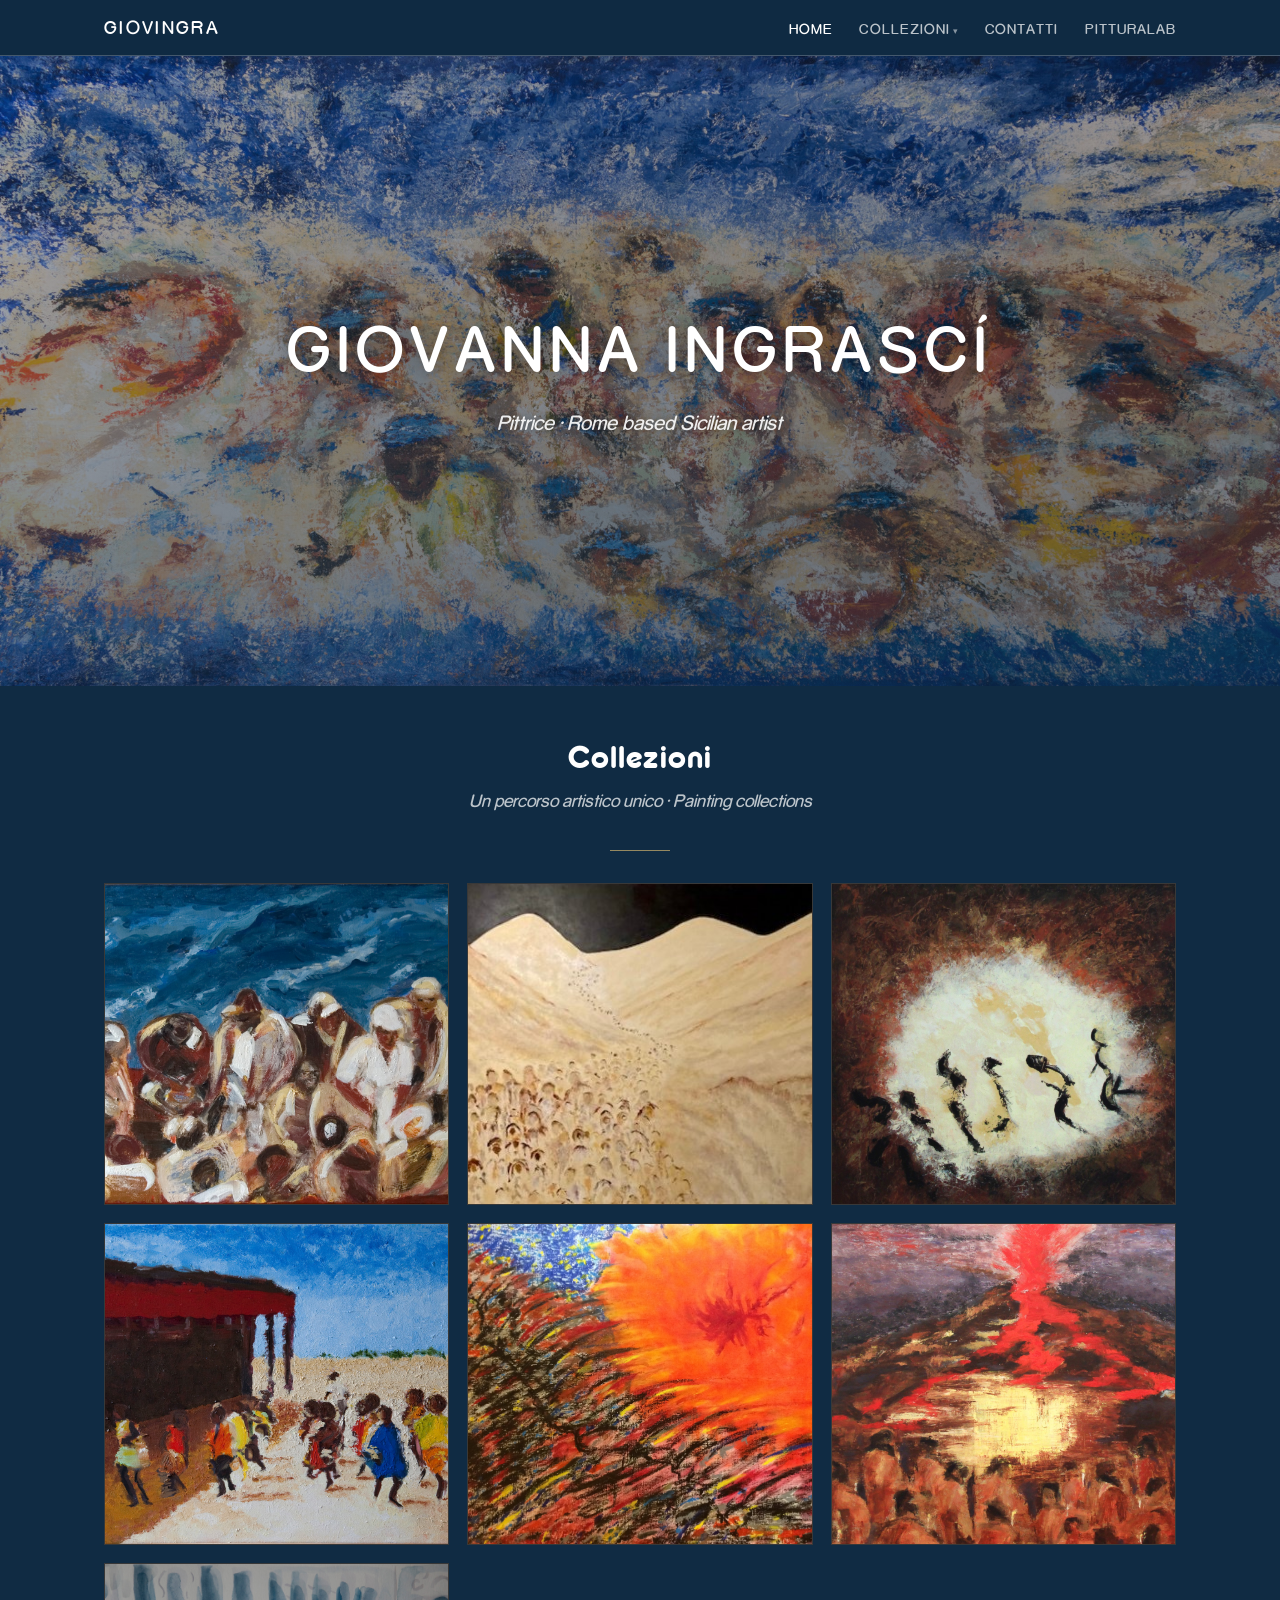
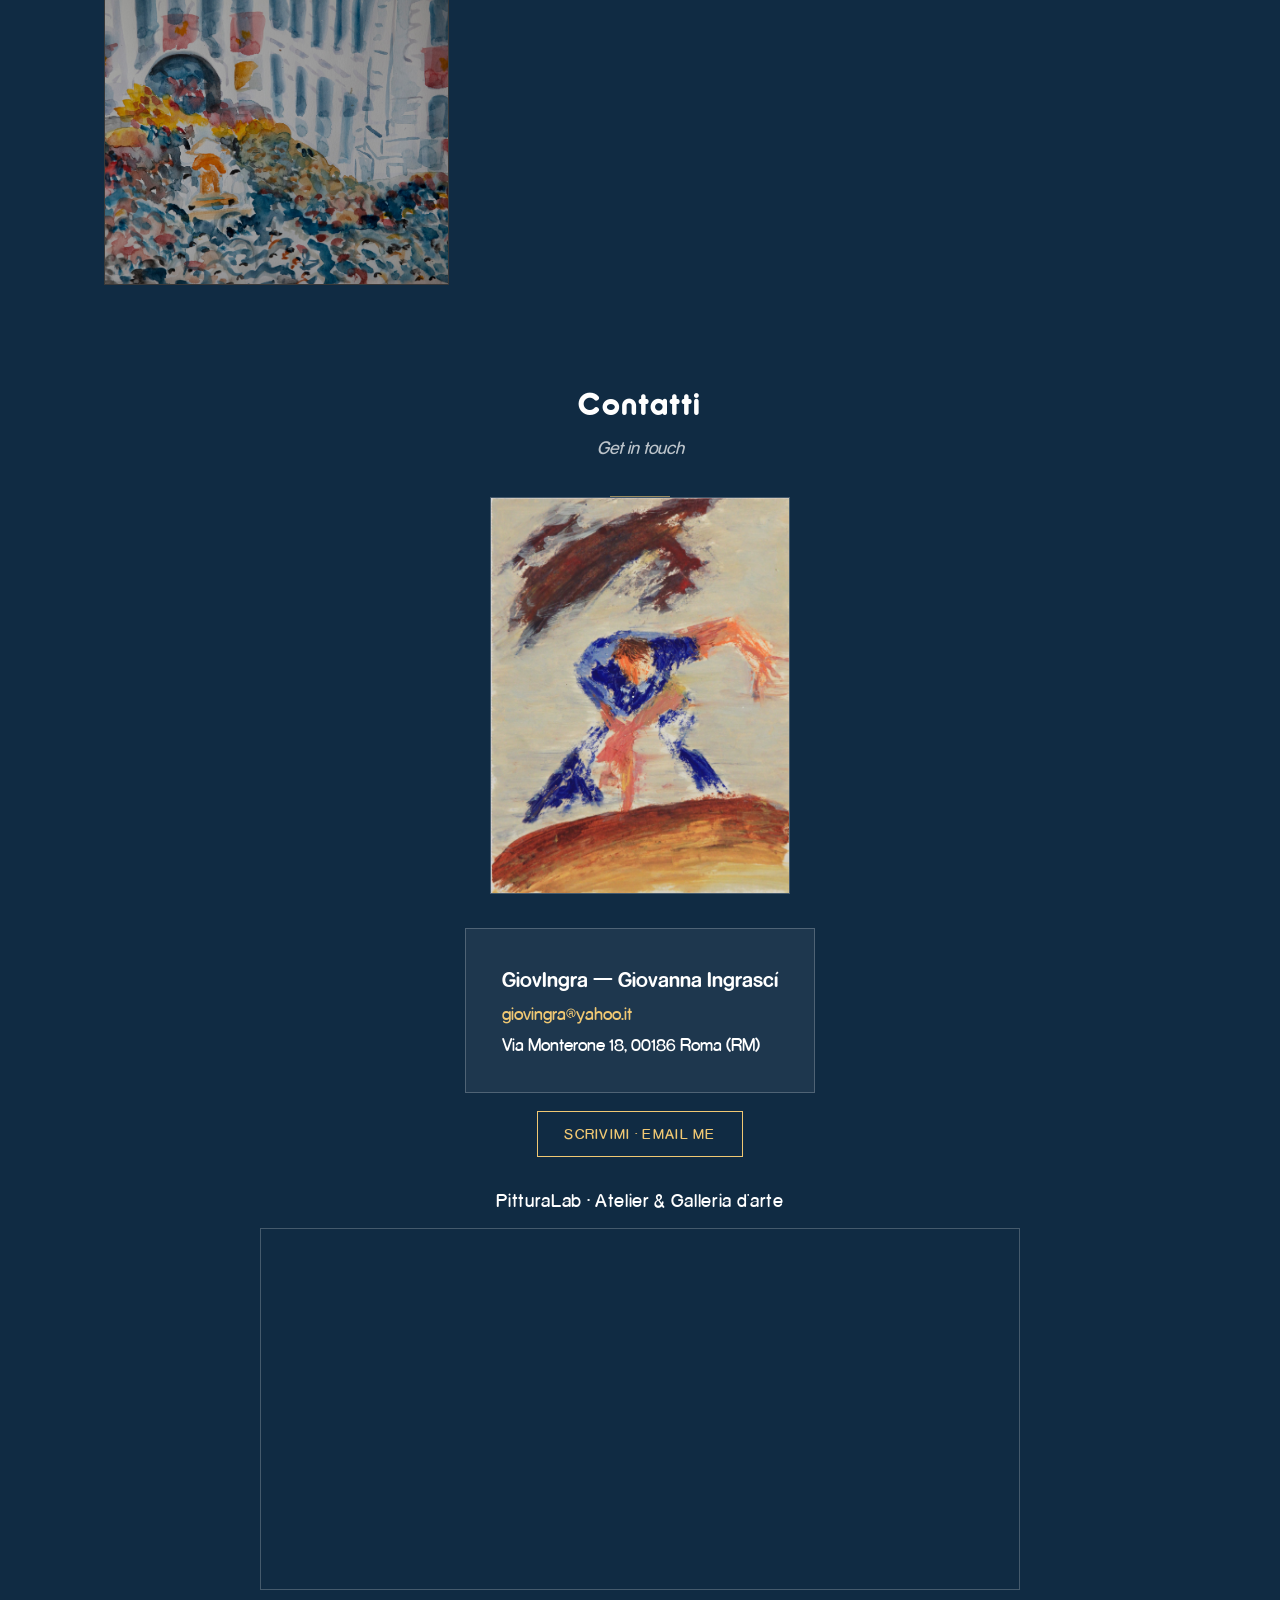
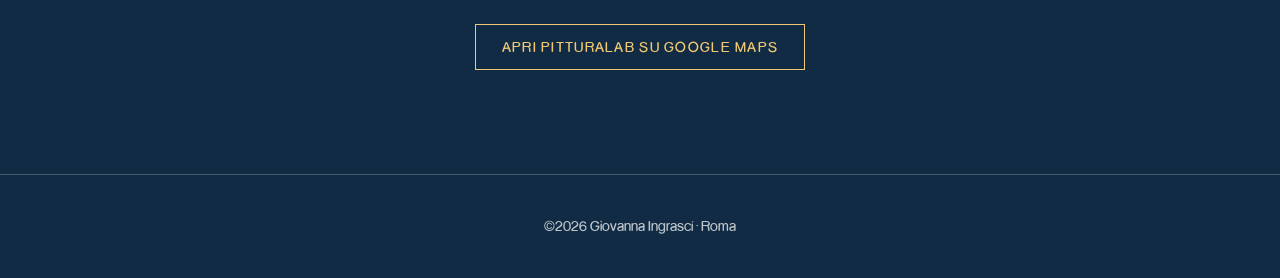
<file: index.html>
<!DOCTYPE html>
<html lang="it">
<head>
<meta charset="UTF-8">
<meta name="viewport" content="width=device-width, initial-scale=1">
<title>Artist In Rome | GiovIngra — Giovanna Ingrascí Pittrice</title>
<meta name="description" content="Discover the painting collections by GiovIngra Giovanna Ingrascí, Rome based Sicilian artist">
<meta property="og:title" content="Artist In Rome | GiovIngra Giovanna Ingrascí Pittrice">
<meta property="og:description" content="Discover the painting collections by GiovIngra Giovanna Ingrascí, Rome based Sicilian artist">
<meta property="og:type" content="website">
<meta property="og:url" content="https://www.giovingra.com">
<meta property="og:image" content="images/83c18c6703744e218dd965d51848199d.jpg">
<link rel="stylesheet" href="style.css">
</head>
<body>

<header class="site-header">
  <nav class="nav">
    <span class="brand">GiovIngra</span>
    <button class="nav-toggle" aria-label="Menu">&#9776;</button>
    <ul id="menu">
      <li><a href="index.html" class="active">Home</a></li>
      <li class="has-drop"><a href="index.html#collezioni">Collezioni</a>
        <ul class="dropdown">
          <li><a href="emigrazione.html">Emigrazione</a></li>
          <li><a href="lefolle.html">Le Folle</a></li>
          <li><a href="spirito.html">Spirito</a></li>
          <li><a href="figure.html">Figure</a></li>
          <li><a href="paesaggi.html">Paesaggi</a></li>
          <li><a href="aetna.html">Aetna</a></li>
          <li><a href="folclore.html">Folclore</a></li>
        </ul>
      </li>
      <li><a href="index.html#contatti">Contatti</a></li>
      <li><a href="pitturalab.html">PitturaLab</a></li>
    </ul>
  </nav>
</header>

<section class="hero-banner" style="background-image:url('images/83c18c6703744e218dd965d51848199d.jpg')">
  <div class="inner">
    <h1>Giovanna Ingrascí</h1>
    <p class="tagline">Pittrice &middot; Rome based Sicilian artist</p>
  </div>
</section>

<!-- COLLEZIONI — each thumbnail links to its collection; name shows on hover -->
<section id="collezioni" class="section">
  <h2>Collezioni</h2>
  <p class="sub">Un percorso artistico unico &middot; Painting collections</p>
  <div class="divider"></div>
  <div class="gallery" style="margin-top:32px">

    <a class="collink" href="emigrazione.html">
      <img src="images/91cae16fbb894a15b000e4ed913a58af.jpg" alt="Collezione Emigrazione" loading="lazy">
      <span class="label">Emigrazione</span>
    </a>

    <a class="collink" href="lefolle.html">
      <img src="images/speranza-2025.jpg" alt="Collezione Le Folle" loading="lazy">
      <span class="label">Le Folle</span>
    </a>

    <a class="collink" href="spirito.html">
      <img src="images/c11b7d2f71674c95960340eeabd93ee1.jpg" alt="Collezione Spirito" loading="lazy">
      <span class="label">Spirito</span>
    </a>

    <a class="collink" href="figure.html">
      <img src="images/4eb9692d2bee469a90c277a0fabdf2e4.jpg" alt="Collezione Figure" loading="lazy">
      <span class="label">Figure</span>
    </a>

    <a class="collink" href="paesaggi.html">
      <img src="images/17d9472fa26e437b8615bff3c9b8caa6.jpg" alt="Collezione Paesaggi" loading="lazy">
      <span class="label">Paesaggi</span>
    </a>

    <a class="collink" href="aetna.html">
      <img src="images/0c5dcab2f1554b5184cb44decdf5c865.jpg" alt="Collezione Aetna" loading="lazy">
      <span class="label">Aetna</span>
    </a>

    <a class="collink" href="folclore.html">
      <img src="images/0bdeda0271964d248c1760bb34fb7f2d.jpg" alt="Collezione Folclore" loading="lazy">
      <span class="label">Folclore</span>
    </a>
  </div>
</section>

<!-- CONTATTI -->
<section id="contatti" class="section contact">
  <h2>Contatti</h2>
  <p class="sub">Get in touch</p>
  <div class="divider"></div>
  <img class="contact-img" src="images/9e46b8d1159d46aba63ef789934dd53e.jpg" alt="Bozzetto di Giovanna Ingrascí" loading="lazy">
  <div class="card">
    <p class="name">GiovIngra — Giovanna Ingrascí</p>
    <p><a href="mailto:giovingra@yahoo.it">giovingra@yahoo.it</a></p>
    <p>Via Monterone 18, 00186 Roma (RM)</p>
  </div>
  <div>
    <a class="btn" href="mailto:giovingra@yahoo.it">Scrivimi · Email me</a>
  </div>
  <p class="place">PitturaLab &middot; Atelier &amp; Galleria d'arte</p>
  <div class="map-wrap">
    <iframe title="PitturaLab — Via Monterone 18, Roma" loading="lazy"
      src="https://www.google.com/maps?q=PitturaLab,+Via+Monterone+18,+00186+Roma&output=embed"
      referrerpolicy="no-referrer-when-downgrade"></iframe>
  </div>
  <p><a class="btn" href="https://maps.app.goo.gl/y9eD7Dsu4pyzHqG5A" target="_blank" rel="noopener">Apri PitturaLab su Google Maps</a></p>
</section>

<footer class="site-footer">
  <p>&copy;2026 Giovanna Ingrascí &middot; Roma</p>
</footer>

<script>
  var t=document.querySelector('.nav-toggle'),m=document.getElementById('menu');
  if(t){t.addEventListener('click',function(){m.classList.toggle('open');});}

  // Mobile only: reveal each collection name as its thumbnail scrolls through
  // the centre of the screen, and hide it again once it scrolls past.
  if(window.matchMedia('(max-width:680px)').matches && 'IntersectionObserver' in window){
    var io=new IntersectionObserver(function(entries){
      entries.forEach(function(e){ e.target.classList.toggle('reveal', e.isIntersecting); });
    }, {rootMargin:'-38% 0px -38% 0px', threshold:0});
    document.querySelectorAll('.collink').forEach(function(el){ io.observe(el); });
  }
</script>
</body>
</html>
</file>
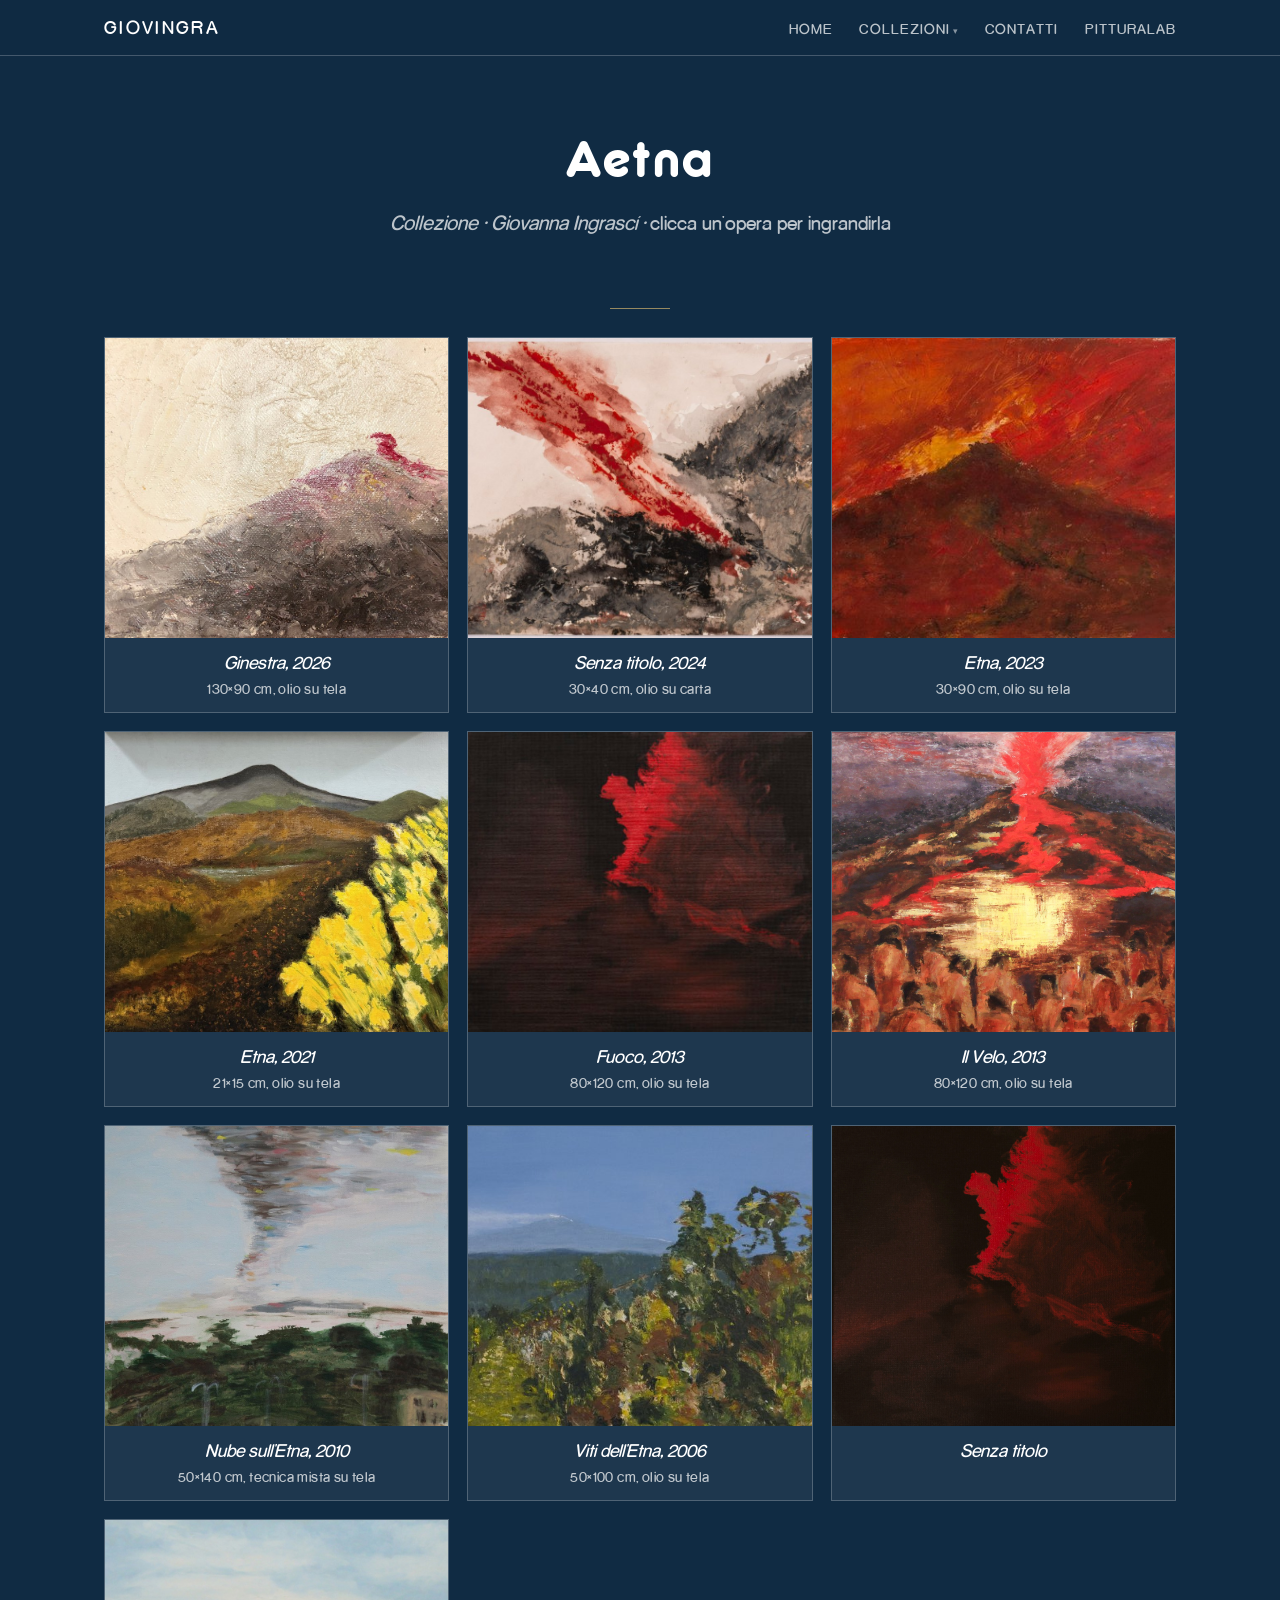
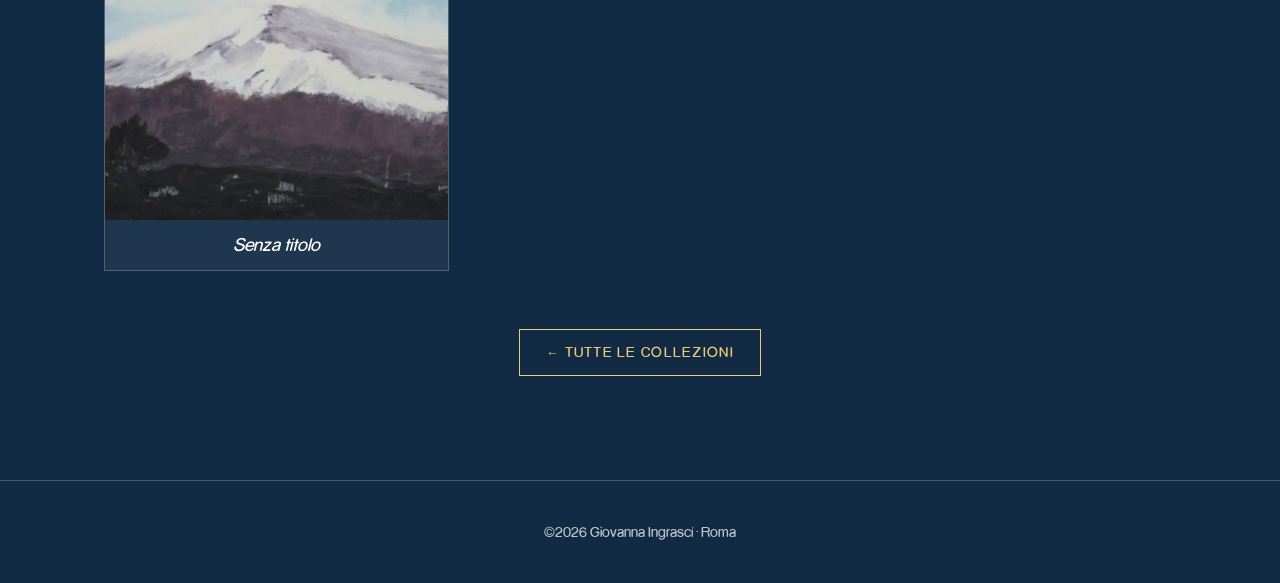
<file: aetna.html>
<!DOCTYPE html>
<html lang="it">
<head>
<meta charset="UTF-8">
<meta name="viewport" content="width=device-width, initial-scale=1">
<title>GiovIngra — Collezione Aetna | Giovanna Ingrascí</title>
<meta name="description" content="Collezione Aetna — dipinti di Giovanna Ingrascí">
<meta property="og:title" content="GiovIngra — Collezione Aetna">
<meta property="og:type" content="website">
<meta property="og:url" content="https://www.giovingra.com/aetna">
<meta property="og:image" content="images/ginestra-2026.jpg">
<link rel="stylesheet" href="style.css">
</head>
<body>
<header class="site-header">
  <nav class="nav">
    <span class="brand">GiovIngra</span>
    <button class="nav-toggle" aria-label="Menu">&#9776;</button>
    <ul id="menu">
      <li><a href="index.html">Home</a></li>
      <li class="has-drop"><a href="index.html#collezioni">Collezioni</a>
        <ul class="dropdown">
          <li><a href="emigrazione.html">Emigrazione</a></li>
          <li><a href="lefolle.html">Le Folle</a></li>
          <li><a href="spirito.html">Spirito</a></li>
          <li><a href="figure.html">Figure</a></li>
          <li><a href="paesaggi.html">Paesaggi</a></li>
          <li><a href="aetna.html">Aetna</a></li>
          <li><a href="folclore.html">Folclore</a></li>
        </ul>
      </li>
      <li><a href="index.html#contatti">Contatti</a></li>
      <li><a href="pitturalab.html">PitturaLab</a></li>
    </ul>
  </nav>
</header>
<section class="hero" style="padding-bottom:8px">
  <h2 class="coltitle">Aetna</h2>
  <p class="tagline">Collezione &middot; Giovanna Ingrascí &middot; <span style="font-style:normal">clicca un'opera per ingrandirla</span></p>
</section>
<section class="section">
  <div class="divider"></div>
  <div class="gallery" style="margin-top:28px">
    <figure><img src="images/ginestra-2026.jpg" alt="Ginestra, 2026" loading="lazy"><figcaption><span class="t">Ginestra, 2026</span><span class="d">130×90 cm, olio su tela</span></figcaption></figure>
    <figure><img src="images/senza-titolo-2024.jpg" alt="Senza titolo, 2024" loading="lazy"><figcaption><span class="t">Senza titolo, 2024</span><span class="d">30×40 cm, olio su carta</span></figcaption></figure>
    <figure><img src="images/etna-2023.jpg" alt="Etna, 2023" loading="lazy"><figcaption><span class="t">Etna, 2023</span><span class="d">30×90 cm, olio su tela</span></figcaption></figure>
    <figure><img src="images/etna-2021.jpg" alt="Etna, 2021" loading="lazy"><figcaption><span class="t">Etna, 2021</span><span class="d">21×15 cm, olio su tela</span></figcaption></figure>
    <figure><img src="images/fuoco-2013.jpg" alt="Fuoco, 2013" loading="lazy"><figcaption><span class="t">Fuoco, 2013</span><span class="d">80×120 cm, olio su tela</span></figcaption></figure>
    <figure><img src="images/0c5dcab2f1554b5184cb44decdf5c865.jpg" alt="Il Velo, 2013" loading="lazy"><figcaption><span class="t">Il Velo, 2013</span><span class="d">80×120 cm, olio su tela</span></figcaption></figure>
    <figure><img src="images/nube-sull-etna-2010.jpg" alt="Nube sull&#x27;Etna, 2010" loading="lazy"><figcaption><span class="t">Nube sull&#x27;Etna, 2010</span><span class="d">50×140 cm, tecnica mista su tela</span></figcaption></figure>
    <figure><img src="images/viti-dell-etna-2006.jpg" alt="Viti dell&#x27;Etna, 2006" loading="lazy"><figcaption><span class="t">Viti dell&#x27;Etna, 2006</span><span class="d">50×100 cm, olio su tela</span></figcaption></figure>
    <figure><img src="images/f100896ee69b4603aa06e6a040e6181f.jpg" alt="Senza titolo" loading="lazy"><figcaption><span class="t">Senza titolo</span></figcaption></figure>
    <figure><img src="images/e03c9a82c9444dff904b27b7798bef61.jpg" alt="Senza titolo" loading="lazy"><figcaption><span class="t">Senza titolo</span></figcaption></figure>
  </div>
  <p style="text-align:center;margin-top:40px"><a class="btn" href="index.html#collezioni">&larr; Tutte le collezioni</a></p>
</section>
<footer class="site-footer"><p>&copy;2026 Giovanna Ingrascí &middot; Roma</p></footer>
<script>var t=document.querySelector(".nav-toggle"),m=document.getElementById("menu");if(t){t.addEventListener("click",function(){m.classList.toggle("open");});}</script>
<script src="lightbox.js"></script>
</body>
</html>
</file>
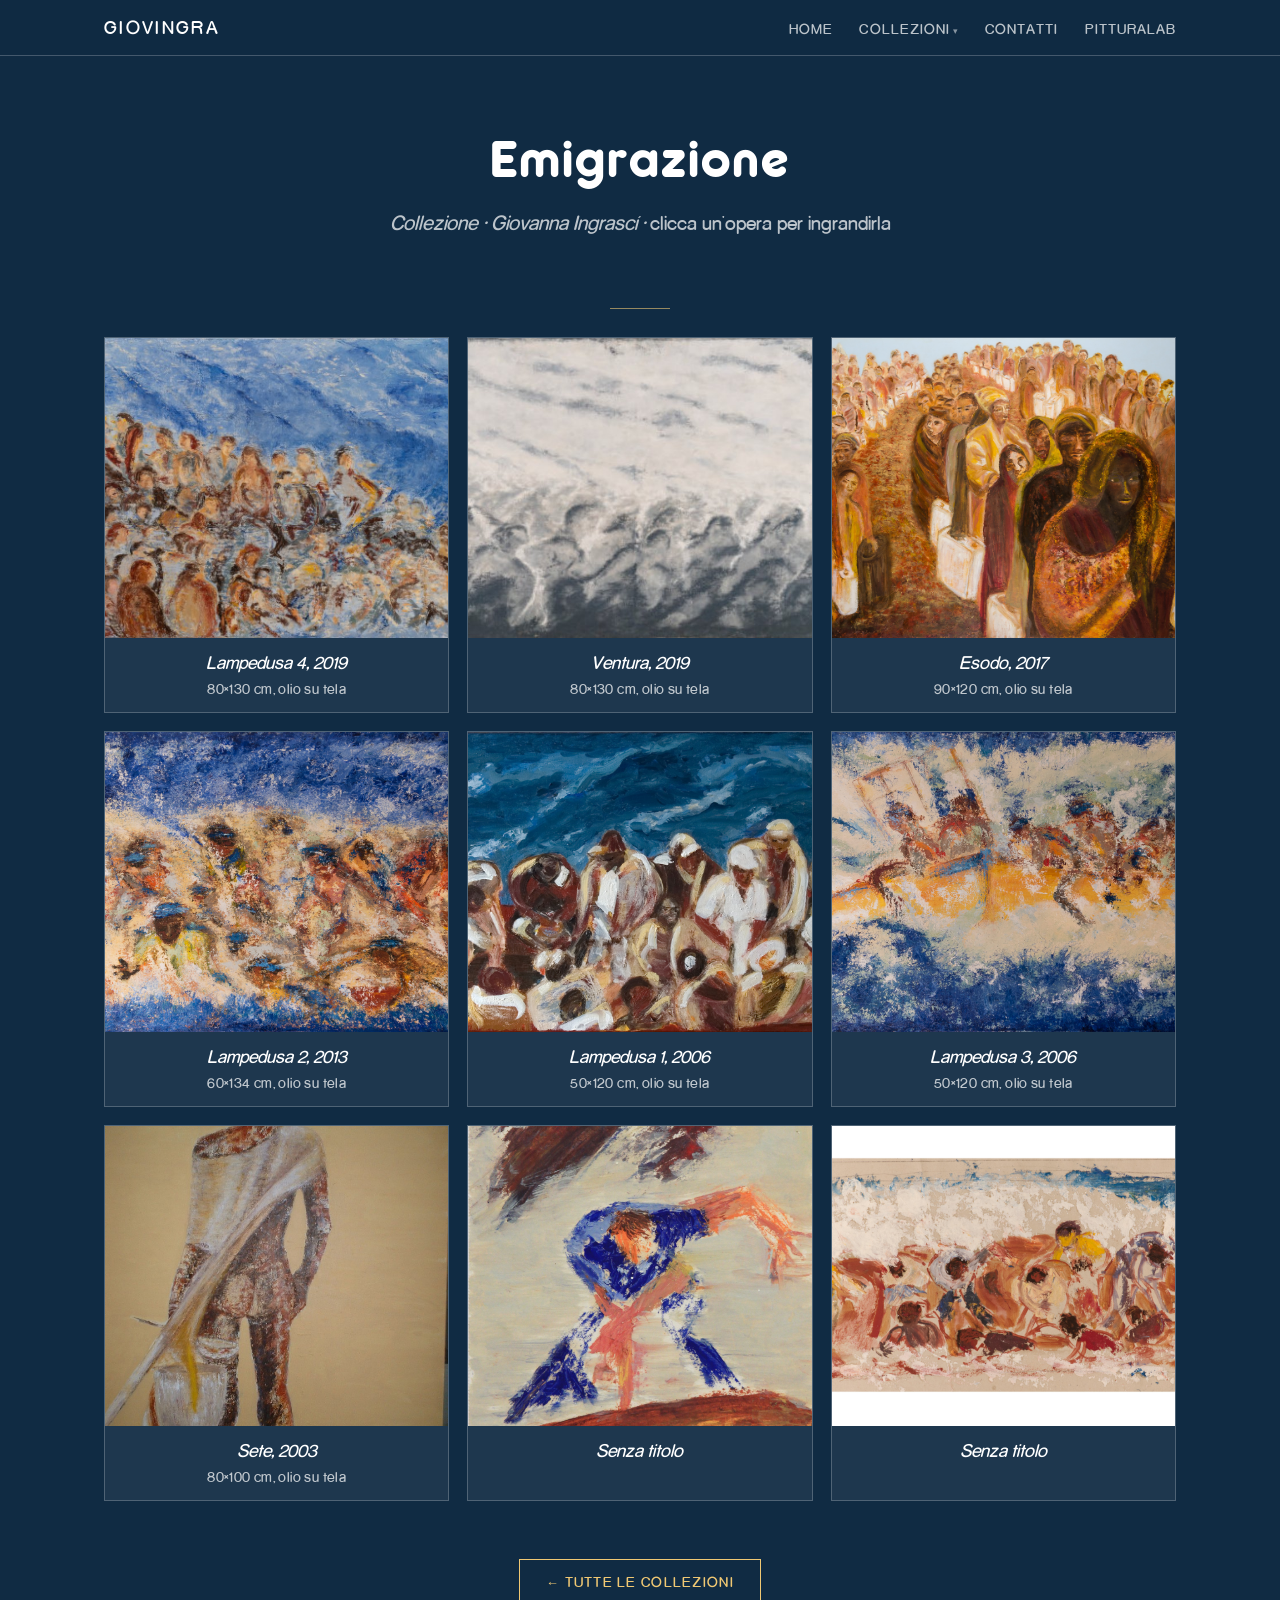
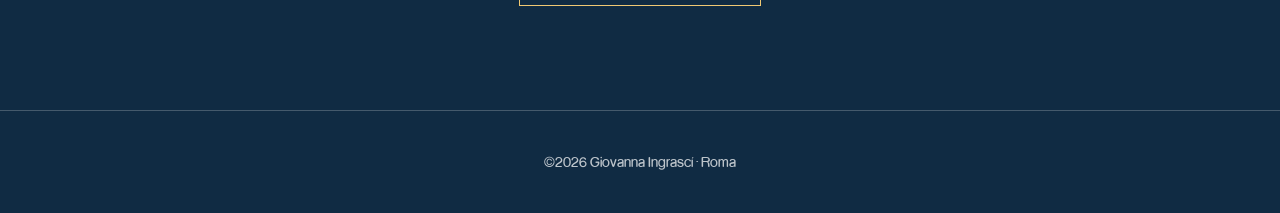
<file: emigrazione.html>
<!DOCTYPE html>
<html lang="it">
<head>
<meta charset="UTF-8">
<meta name="viewport" content="width=device-width, initial-scale=1">
<title>GiovIngra — Collezione Emigrazione | Giovanna Ingrascí</title>
<meta name="description" content="Collezione Emigrazione — dipinti di Giovanna Ingrascí">
<meta property="og:title" content="GiovIngra — Collezione Emigrazione">
<meta property="og:type" content="website">
<meta property="og:url" content="https://www.giovingra.com/emigrazione">
<meta property="og:image" content="images/lampedusa-4-2019.jpg">
<link rel="stylesheet" href="style.css">
</head>
<body>
<header class="site-header">
  <nav class="nav">
    <span class="brand">GiovIngra</span>
    <button class="nav-toggle" aria-label="Menu">&#9776;</button>
    <ul id="menu">
      <li><a href="index.html">Home</a></li>
      <li class="has-drop"><a href="index.html#collezioni">Collezioni</a>
        <ul class="dropdown">
          <li><a href="emigrazione.html">Emigrazione</a></li>
          <li><a href="lefolle.html">Le Folle</a></li>
          <li><a href="spirito.html">Spirito</a></li>
          <li><a href="figure.html">Figure</a></li>
          <li><a href="paesaggi.html">Paesaggi</a></li>
          <li><a href="aetna.html">Aetna</a></li>
          <li><a href="folclore.html">Folclore</a></li>
        </ul>
      </li>
      <li><a href="index.html#contatti">Contatti</a></li>
      <li><a href="pitturalab.html">PitturaLab</a></li>
    </ul>
  </nav>
</header>
<section class="hero" style="padding-bottom:8px">
  <h2 class="coltitle">Emigrazione</h2>
  <p class="tagline">Collezione &middot; Giovanna Ingrascí &middot; <span style="font-style:normal">clicca un'opera per ingrandirla</span></p>
</section>
<section class="section">
  <div class="divider"></div>
  <div class="gallery" style="margin-top:28px">
    <figure><img src="images/lampedusa-4-2019.jpg" alt="Lampedusa 4, 2019" loading="lazy"><figcaption><span class="t">Lampedusa 4, 2019</span><span class="d">80×130 cm, olio su tela</span></figcaption></figure>
    <figure><img src="images/ventura-2019.jpg" alt="Ventura, 2019" loading="lazy"><figcaption><span class="t">Ventura, 2019</span><span class="d">80×130 cm, olio su tela</span></figcaption></figure>
    <figure><img src="images/aec88d205b9447b48c31b319d26002a8.jpg" alt="Esodo, 2017" loading="lazy"><figcaption><span class="t">Esodo, 2017</span><span class="d">90×120 cm, olio su tela</span></figcaption></figure>
    <figure><img src="images/83c18c6703744e218dd965d51848199d.jpg" alt="Lampedusa 2, 2013" loading="lazy"><figcaption><span class="t">Lampedusa 2, 2013</span><span class="d">60×134 cm, olio su tela</span></figcaption></figure>
    <figure><img src="images/91cae16fbb894a15b000e4ed913a58af.jpg" alt="Lampedusa 1, 2006" loading="lazy"><figcaption><span class="t">Lampedusa 1, 2006</span><span class="d">50×120 cm, olio su tela</span></figcaption></figure>
    <figure><img src="images/6bfea918378b4587bc7f1735815889b9.jpg" alt="Lampedusa 3, 2006" loading="lazy"><figcaption><span class="t">Lampedusa 3, 2006</span><span class="d">50×120 cm, olio su tela</span></figcaption></figure>
    <figure><img src="images/sete-2003.jpg" alt="Sete, 2003" loading="lazy"><figcaption><span class="t">Sete, 2003</span><span class="d">80×100 cm, olio su tela</span></figcaption></figure>
    <figure><img src="images/9e46b8d1159d46aba63ef789934dd53e.jpg" alt="Senza titolo" loading="lazy"><figcaption><span class="t">Senza titolo</span></figcaption></figure>
    <figure><img src="images/b758b50361a44263b9c7275abba4d53f.jpg" alt="Senza titolo" loading="lazy"><figcaption><span class="t">Senza titolo</span></figcaption></figure>
  </div>
  <p style="text-align:center;margin-top:40px"><a class="btn" href="index.html#collezioni">&larr; Tutte le collezioni</a></p>
</section>
<footer class="site-footer"><p>&copy;2026 Giovanna Ingrascí &middot; Roma</p></footer>
<script>var t=document.querySelector(".nav-toggle"),m=document.getElementById("menu");if(t){t.addEventListener("click",function(){m.classList.toggle("open");});}</script>
<script src="lightbox.js"></script>
</body>
</html>
</file>
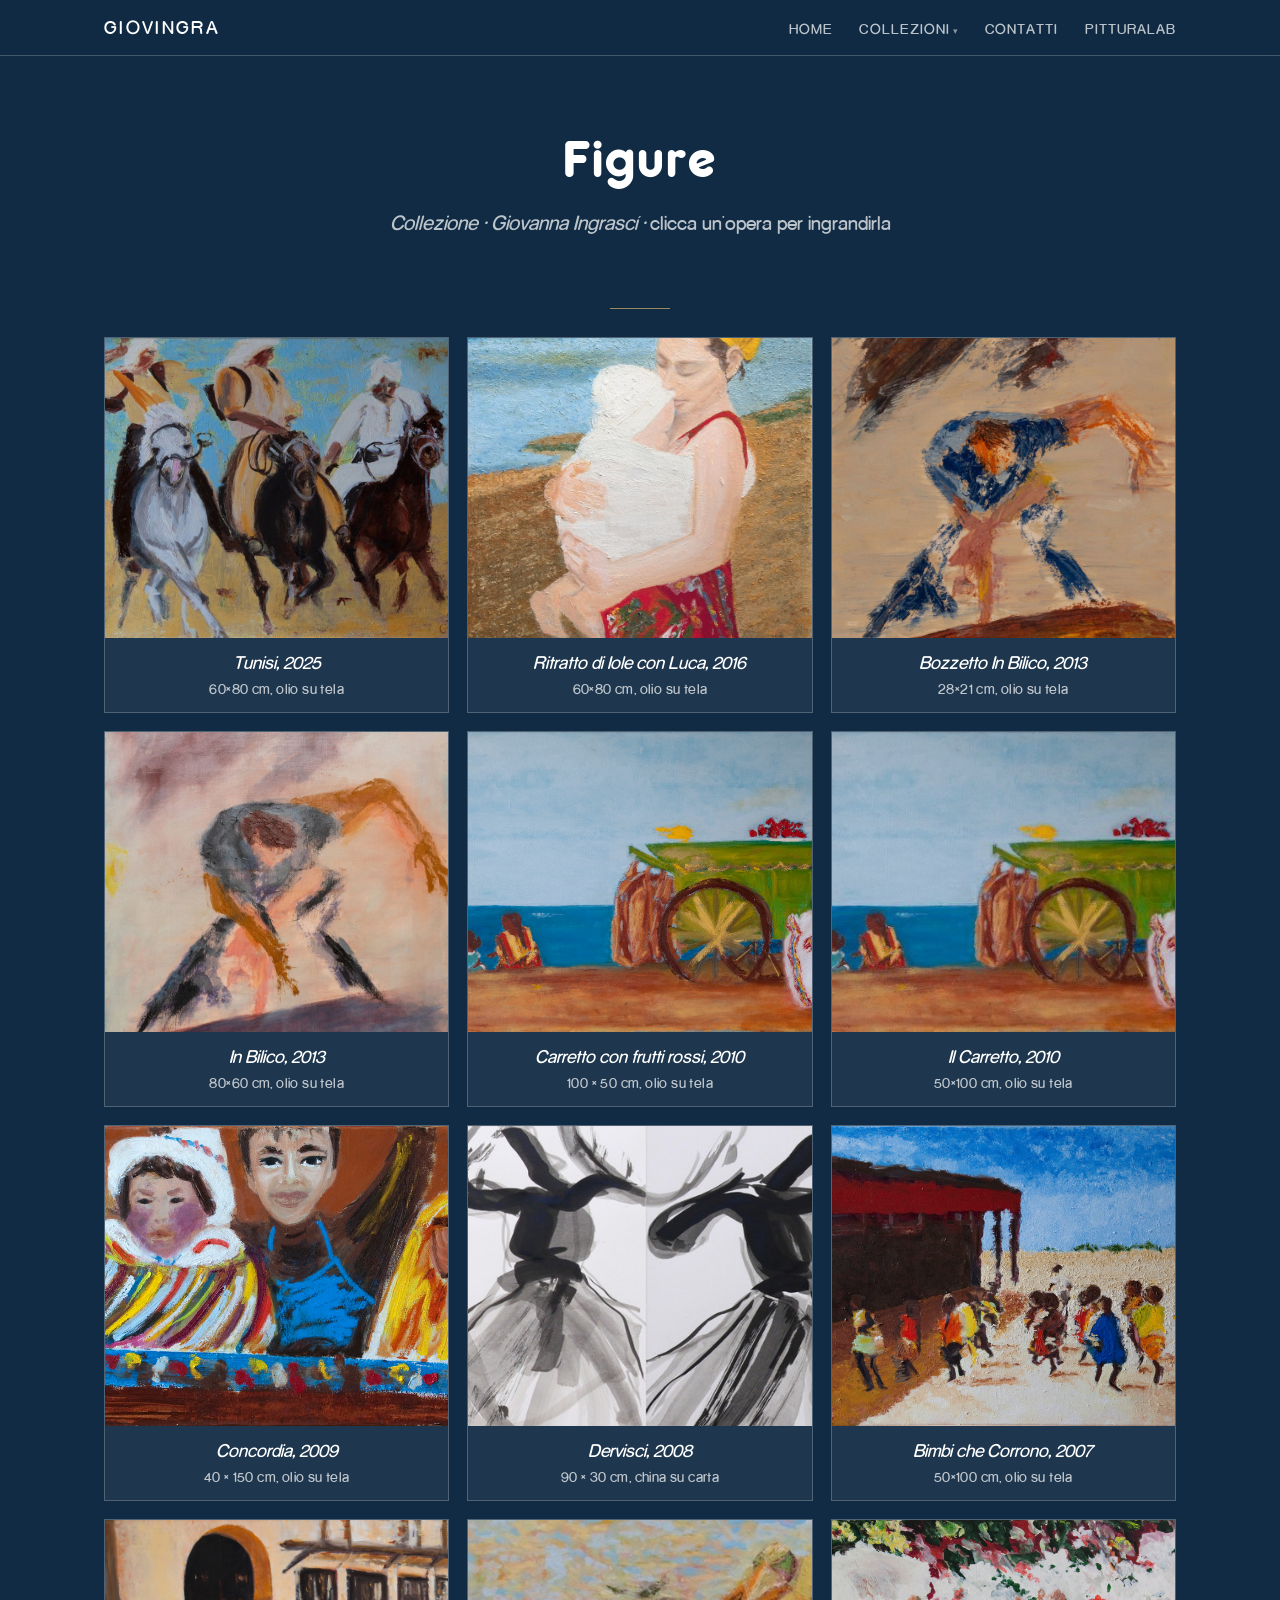
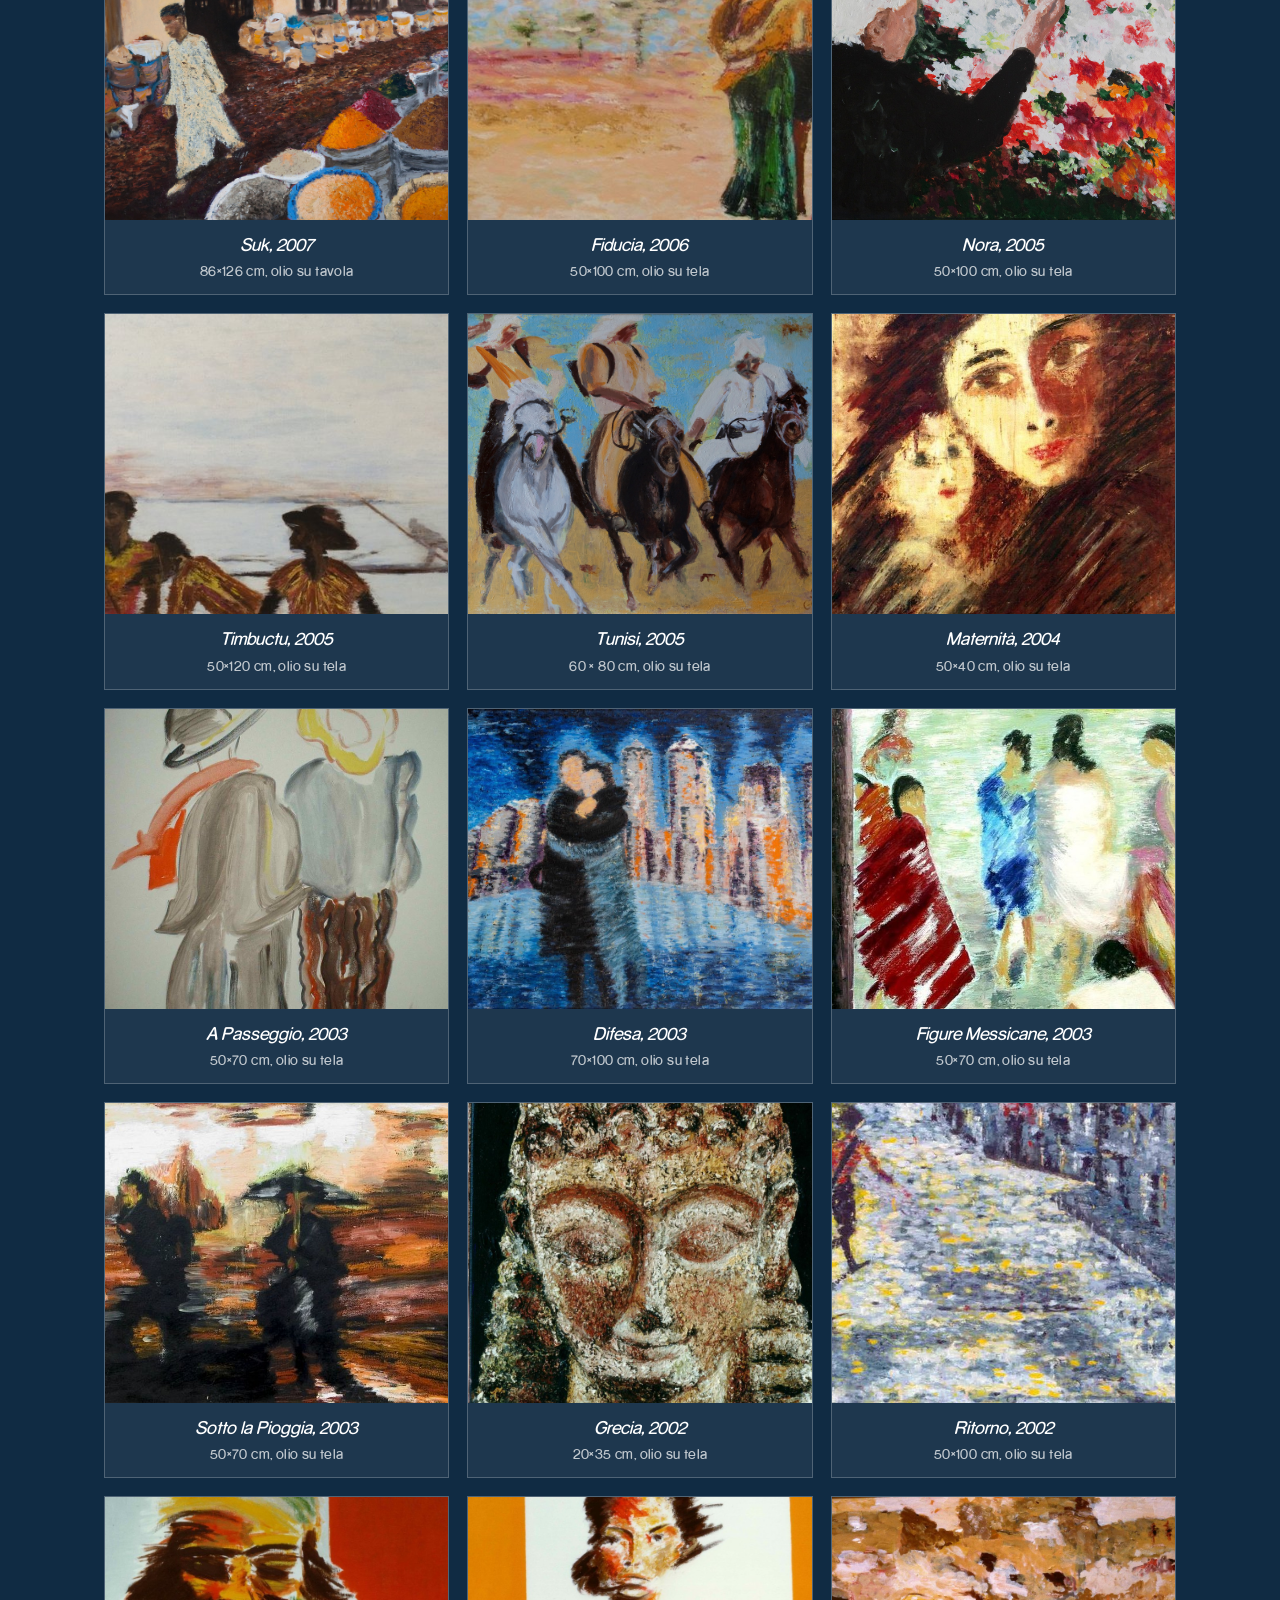
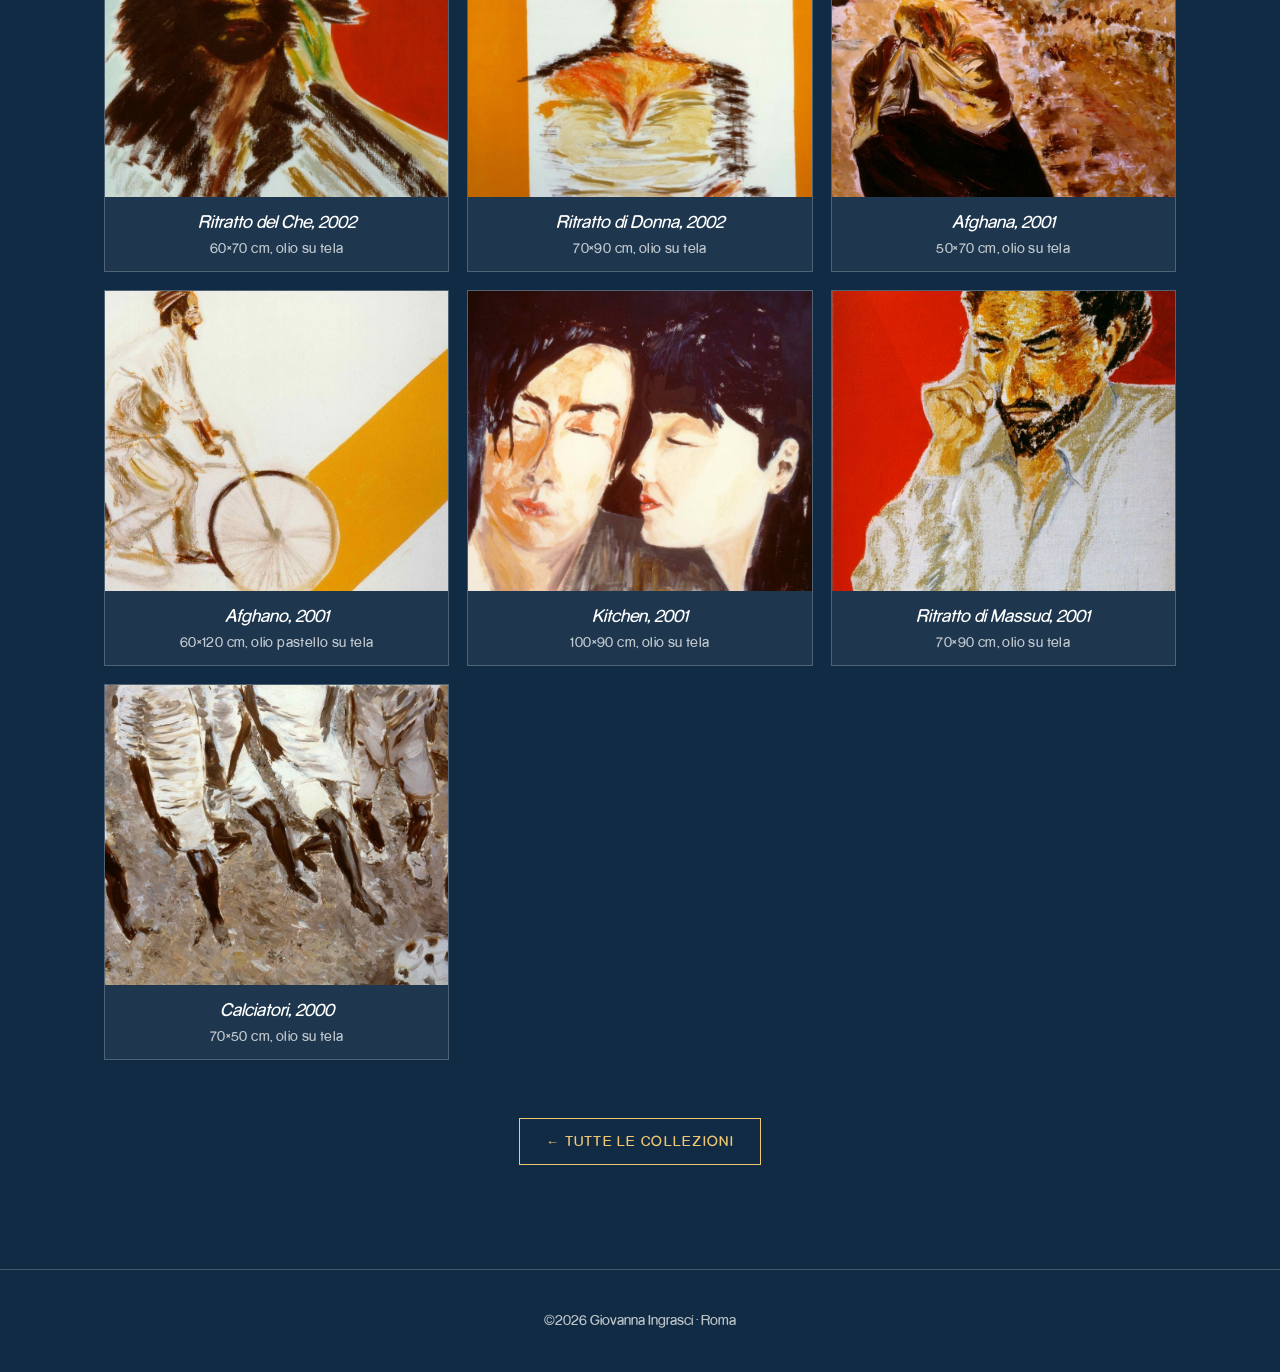
<file: figure.html>
<!DOCTYPE html>
<html lang="it">
<head>
<meta charset="UTF-8">
<meta name="viewport" content="width=device-width, initial-scale=1">
<title>GiovIngra — Collezione Figure | Giovanna Ingrascí</title>
<meta name="description" content="Collezione Figure — dipinti di Giovanna Ingrascí">
<meta property="og:title" content="GiovIngra — Collezione Figure">
<meta property="og:type" content="website">
<meta property="og:url" content="https://www.giovingra.com/figure">
<meta property="og:image" content="images/tunisi-2025.jpg">
<link rel="stylesheet" href="style.css">
</head>
<body>
<header class="site-header">
  <nav class="nav">
    <span class="brand">GiovIngra</span>
    <button class="nav-toggle" aria-label="Menu">&#9776;</button>
    <ul id="menu">
      <li><a href="index.html">Home</a></li>
      <li class="has-drop"><a href="index.html#collezioni">Collezioni</a>
        <ul class="dropdown">
          <li><a href="emigrazione.html">Emigrazione</a></li>
          <li><a href="lefolle.html">Le Folle</a></li>
          <li><a href="spirito.html">Spirito</a></li>
          <li><a href="figure.html">Figure</a></li>
          <li><a href="paesaggi.html">Paesaggi</a></li>
          <li><a href="aetna.html">Aetna</a></li>
          <li><a href="folclore.html">Folclore</a></li>
        </ul>
      </li>
      <li><a href="index.html#contatti">Contatti</a></li>
      <li><a href="pitturalab.html">PitturaLab</a></li>
    </ul>
  </nav>
</header>
<section class="hero" style="padding-bottom:8px">
  <h2 class="coltitle">Figure</h2>
  <p class="tagline">Collezione &middot; Giovanna Ingrascí &middot; <span style="font-style:normal">clicca un'opera per ingrandirla</span></p>
</section>
<section class="section">
  <div class="divider"></div>
  <div class="gallery" style="margin-top:28px">
    <figure><img src="images/tunisi-2025.jpg" alt="Tunisi, 2025" loading="lazy"><figcaption><span class="t">Tunisi, 2025</span><span class="d">60×80 cm, olio su tela</span></figcaption></figure>
    <figure><img src="images/ritratto-di-iole-con-luca-2016.jpg" alt="Ritratto di Iole con Luca, 2016" loading="lazy"><figcaption><span class="t">Ritratto di Iole con Luca, 2016</span><span class="d">60×80 cm, olio su tela</span></figcaption></figure>
    <figure><img src="images/bozzetto-in-bilico-2013.jpg" alt="Bozzetto In Bilico, 2013" loading="lazy"><figcaption><span class="t">Bozzetto In Bilico, 2013</span><span class="d">28×21 cm, olio su tela</span></figcaption></figure>
    <figure><img src="images/in-bilico-2013.jpg" alt="In Bilico, 2013" loading="lazy"><figcaption><span class="t">In Bilico, 2013</span><span class="d">80×60 cm, olio su tela</span></figcaption></figure>
    <figure><img src="images/7b10bb0217714c8f96171634f49f7fc9.jpg" alt="Carretto con frutti rossi, 2010" loading="lazy"><figcaption><span class="t">Carretto con frutti rossi, 2010</span><span class="d">100 × 50 cm, olio su tela</span></figcaption></figure>
    <figure><img src="images/il-carretto-2010.jpg" alt="Il Carretto, 2010" loading="lazy"><figcaption><span class="t">Il Carretto, 2010</span><span class="d">50×100 cm, olio su tela</span></figcaption></figure>
    <figure><img src="images/50b37122595e47bfa3d245fa382ce985.jpg" alt="Concordia, 2009" loading="lazy"><figcaption><span class="t">Concordia, 2009</span><span class="d">40 × 150 cm, olio su tela</span></figcaption></figure>
    <figure><img src="images/3598558613f640e3a9f03950ec7da535.jpg" alt="Dervisci, 2008" loading="lazy"><figcaption><span class="t">Dervisci, 2008</span><span class="d">90 × 30 cm, china su carta</span></figcaption></figure>
    <figure><img src="images/4eb9692d2bee469a90c277a0fabdf2e4.jpg" alt="Bimbi che Corrono, 2007" loading="lazy"><figcaption><span class="t">Bimbi che Corrono, 2007</span><span class="d">50×100 cm, olio su tela</span></figcaption></figure>
    <figure><img src="images/d5988658b2c44d21b4893447e659d98f.jpg" alt="Suk, 2007" loading="lazy"><figcaption><span class="t">Suk, 2007</span><span class="d">86×126 cm, olio su tavola</span></figcaption></figure>
    <figure><img src="images/fiducia-2006.jpg" alt="Fiducia, 2006" loading="lazy"><figcaption><span class="t">Fiducia, 2006</span><span class="d">50×100 cm, olio su tela</span></figcaption></figure>
    <figure><img src="images/8987e1c8299c4aada1e36fee49f8443c.jpg" alt="Nora, 2005" loading="lazy"><figcaption><span class="t">Nora, 2005</span><span class="d">50×100 cm, olio su tela</span></figcaption></figure>
    <figure><img src="images/timbuctu-2005.jpg" alt="Timbuctu, 2005" loading="lazy"><figcaption><span class="t">Timbuctu, 2005</span><span class="d">50×120 cm, olio su tela</span></figcaption></figure>
    <figure><img src="images/e1969c3bb12f4c67b6840eb30296363d.jpg" alt="Tunisi, 2005" loading="lazy"><figcaption><span class="t">Tunisi, 2005</span><span class="d">60 × 80 cm, olio su tela</span></figcaption></figure>
    <figure><img src="images/maternit-2004.jpg" alt="Maternità, 2004" loading="lazy"><figcaption><span class="t">Maternità, 2004</span><span class="d">50×40 cm, olio su tela</span></figcaption></figure>
    <figure><img src="images/a-passeggio-2003.jpg" alt="A Passeggio, 2003" loading="lazy"><figcaption><span class="t">A Passeggio, 2003</span><span class="d">50×70 cm, olio su tela</span></figcaption></figure>
    <figure><img src="images/difesa-2003.jpg" alt="Difesa, 2003" loading="lazy"><figcaption><span class="t">Difesa, 2003</span><span class="d">70×100 cm, olio su tela</span></figcaption></figure>
    <figure><img src="images/figure-messicane-2003.jpg" alt="Figure Messicane, 2003" loading="lazy"><figcaption><span class="t">Figure Messicane, 2003</span><span class="d">50×70 cm, olio su tela</span></figcaption></figure>
    <figure><img src="images/sotto-la-pioggia-2003.jpg" alt="Sotto la Pioggia, 2003" loading="lazy"><figcaption><span class="t">Sotto la Pioggia, 2003</span><span class="d">50×70 cm, olio su tela</span></figcaption></figure>
    <figure><img src="images/grecia-2002.jpg" alt="Grecia, 2002" loading="lazy"><figcaption><span class="t">Grecia, 2002</span><span class="d">20×35 cm, olio su tela</span></figcaption></figure>
    <figure><img src="images/ritorno-2002.jpg" alt="Ritorno, 2002" loading="lazy"><figcaption><span class="t">Ritorno, 2002</span><span class="d">50×100 cm, olio su tela</span></figcaption></figure>
    <figure><img src="images/ritratto-del-che-2002.jpg" alt="Ritratto del Che, 2002" loading="lazy"><figcaption><span class="t">Ritratto del Che, 2002</span><span class="d">60×70 cm, olio su tela</span></figcaption></figure>
    <figure><img src="images/ritratto-di-donna-2002.jpg" alt="Ritratto di Donna, 2002" loading="lazy"><figcaption><span class="t">Ritratto di Donna, 2002</span><span class="d">70×90 cm, olio su tela</span></figcaption></figure>
    <figure><img src="images/afghana-2001.jpg" alt="Afghana, 2001" loading="lazy"><figcaption><span class="t">Afghana, 2001</span><span class="d">50×70 cm, olio su tela</span></figcaption></figure>
    <figure><img src="images/afghano-2001.jpg" alt="Afghano, 2001" loading="lazy"><figcaption><span class="t">Afghano, 2001</span><span class="d">60×120 cm, olio pastello su tela</span></figcaption></figure>
    <figure><img src="images/kitchen-2001.jpg" alt="Kitchen, 2001" loading="lazy"><figcaption><span class="t">Kitchen, 2001</span><span class="d">100×90 cm, olio su tela</span></figcaption></figure>
    <figure><img src="images/ritratto-di-massud-2001.jpg" alt="Ritratto di Massud, 2001" loading="lazy"><figcaption><span class="t">Ritratto di Massud, 2001</span><span class="d">70×90 cm, olio su tela</span></figcaption></figure>
    <figure><img src="images/calciatori-2000.jpg" alt="Calciatori, 2000" loading="lazy"><figcaption><span class="t">Calciatori, 2000</span><span class="d">70×50 cm, olio su tela</span></figcaption></figure>
  </div>
  <p style="text-align:center;margin-top:40px"><a class="btn" href="index.html#collezioni">&larr; Tutte le collezioni</a></p>
</section>
<footer class="site-footer"><p>&copy;2026 Giovanna Ingrascí &middot; Roma</p></footer>
<script>var t=document.querySelector(".nav-toggle"),m=document.getElementById("menu");if(t){t.addEventListener("click",function(){m.classList.toggle("open");});}</script>
<script src="lightbox.js"></script>
</body>
</html>
</file>
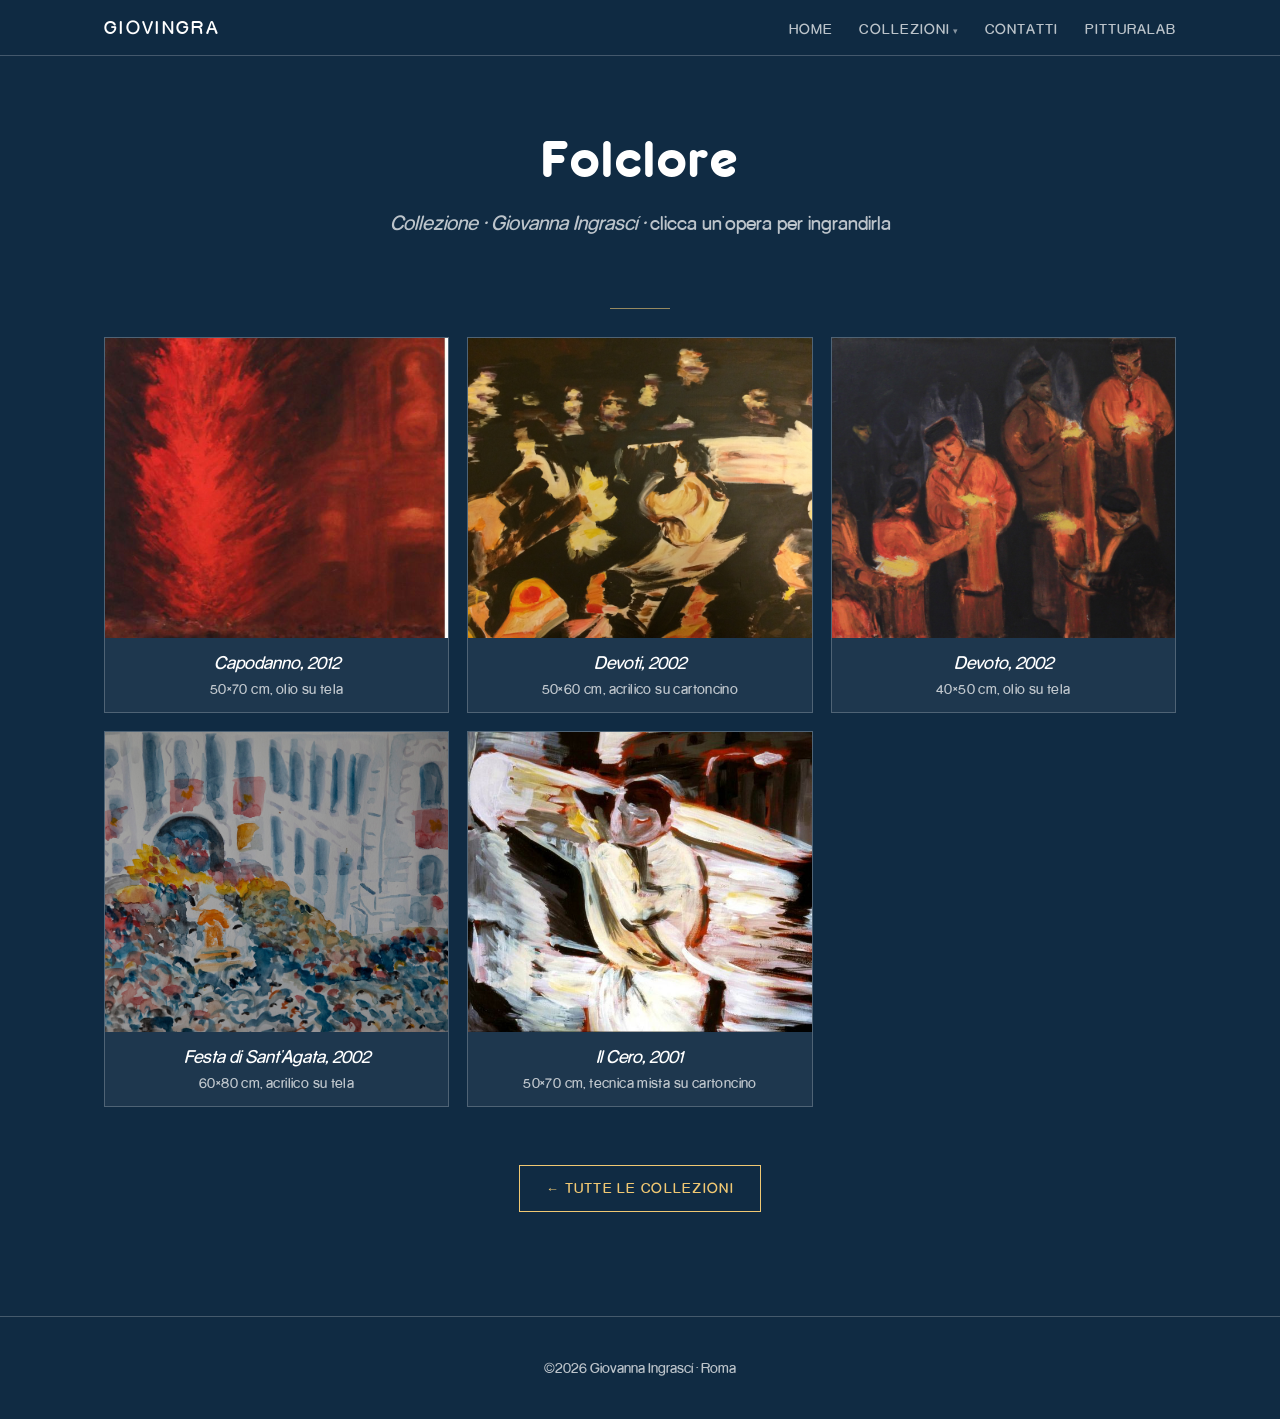
<file: folclore.html>
<!DOCTYPE html>
<html lang="it">
<head>
<meta charset="UTF-8">
<meta name="viewport" content="width=device-width, initial-scale=1">
<title>GiovIngra — Collezione Folclore | Giovanna Ingrascí</title>
<meta name="description" content="Collezione Folclore — dipinti di Giovanna Ingrascí">
<meta property="og:title" content="GiovIngra — Collezione Folclore">
<meta property="og:type" content="website">
<meta property="og:url" content="https://www.giovingra.com/folclore">
<meta property="og:image" content="images/31fc46cf410445f28dee2526faaf694b.jpg">
<link rel="stylesheet" href="style.css">
</head>
<body>
<header class="site-header">
  <nav class="nav">
    <span class="brand">GiovIngra</span>
    <button class="nav-toggle" aria-label="Menu">&#9776;</button>
    <ul id="menu">
      <li><a href="index.html">Home</a></li>
      <li class="has-drop"><a href="index.html#collezioni">Collezioni</a>
        <ul class="dropdown">
          <li><a href="emigrazione.html">Emigrazione</a></li>
          <li><a href="lefolle.html">Le Folle</a></li>
          <li><a href="spirito.html">Spirito</a></li>
          <li><a href="figure.html">Figure</a></li>
          <li><a href="paesaggi.html">Paesaggi</a></li>
          <li><a href="aetna.html">Aetna</a></li>
          <li><a href="folclore.html">Folclore</a></li>
        </ul>
      </li>
      <li><a href="index.html#contatti">Contatti</a></li>
      <li><a href="pitturalab.html">PitturaLab</a></li>
    </ul>
  </nav>
</header>
<section class="hero" style="padding-bottom:8px">
  <h2 class="coltitle">Folclore</h2>
  <p class="tagline">Collezione &middot; Giovanna Ingrascí &middot; <span style="font-style:normal">clicca un'opera per ingrandirla</span></p>
</section>
<section class="section">
  <div class="divider"></div>
  <div class="gallery" style="margin-top:28px">
    <figure><img src="images/31fc46cf410445f28dee2526faaf694b.jpg" alt="Capodanno, 2012" loading="lazy"><figcaption><span class="t">Capodanno, 2012</span><span class="d">50×70 cm, olio su tela</span></figcaption></figure>
    <figure><img src="images/9a8807d231d54278b72101fef8081b60.jpg" alt="Devoti, 2002" loading="lazy"><figcaption><span class="t">Devoti, 2002</span><span class="d">50×60 cm, acrilico su cartoncino</span></figcaption></figure>
    <figure><img src="images/b1b9086f33af48c08aa9b57578f3fc23.jpg" alt="Devoto, 2002" loading="lazy"><figcaption><span class="t">Devoto, 2002</span><span class="d">40×50 cm, olio su tela</span></figcaption></figure>
    <figure><img src="images/86c87e78de9840b98973e0f27a52d323.jpg" alt="Festa di Sant&#x27;Agata, 2002" loading="lazy"><figcaption><span class="t">Festa di Sant&#x27;Agata, 2002</span><span class="d">60×80 cm, acrilico su tela</span></figcaption></figure>
    <figure><img src="images/340aa60d24db4014ab7712b510bc5589.jpg" alt="Il Cero, 2001" loading="lazy"><figcaption><span class="t">Il Cero, 2001</span><span class="d">50×70 cm, tecnica mista su cartoncino</span></figcaption></figure>
  </div>
  <p style="text-align:center;margin-top:40px"><a class="btn" href="index.html#collezioni">&larr; Tutte le collezioni</a></p>
</section>
<footer class="site-footer"><p>&copy;2026 Giovanna Ingrascí &middot; Roma</p></footer>
<script>var t=document.querySelector(".nav-toggle"),m=document.getElementById("menu");if(t){t.addEventListener("click",function(){m.classList.toggle("open");});}</script>
<script src="lightbox.js"></script>
</body>
</html>
</file>
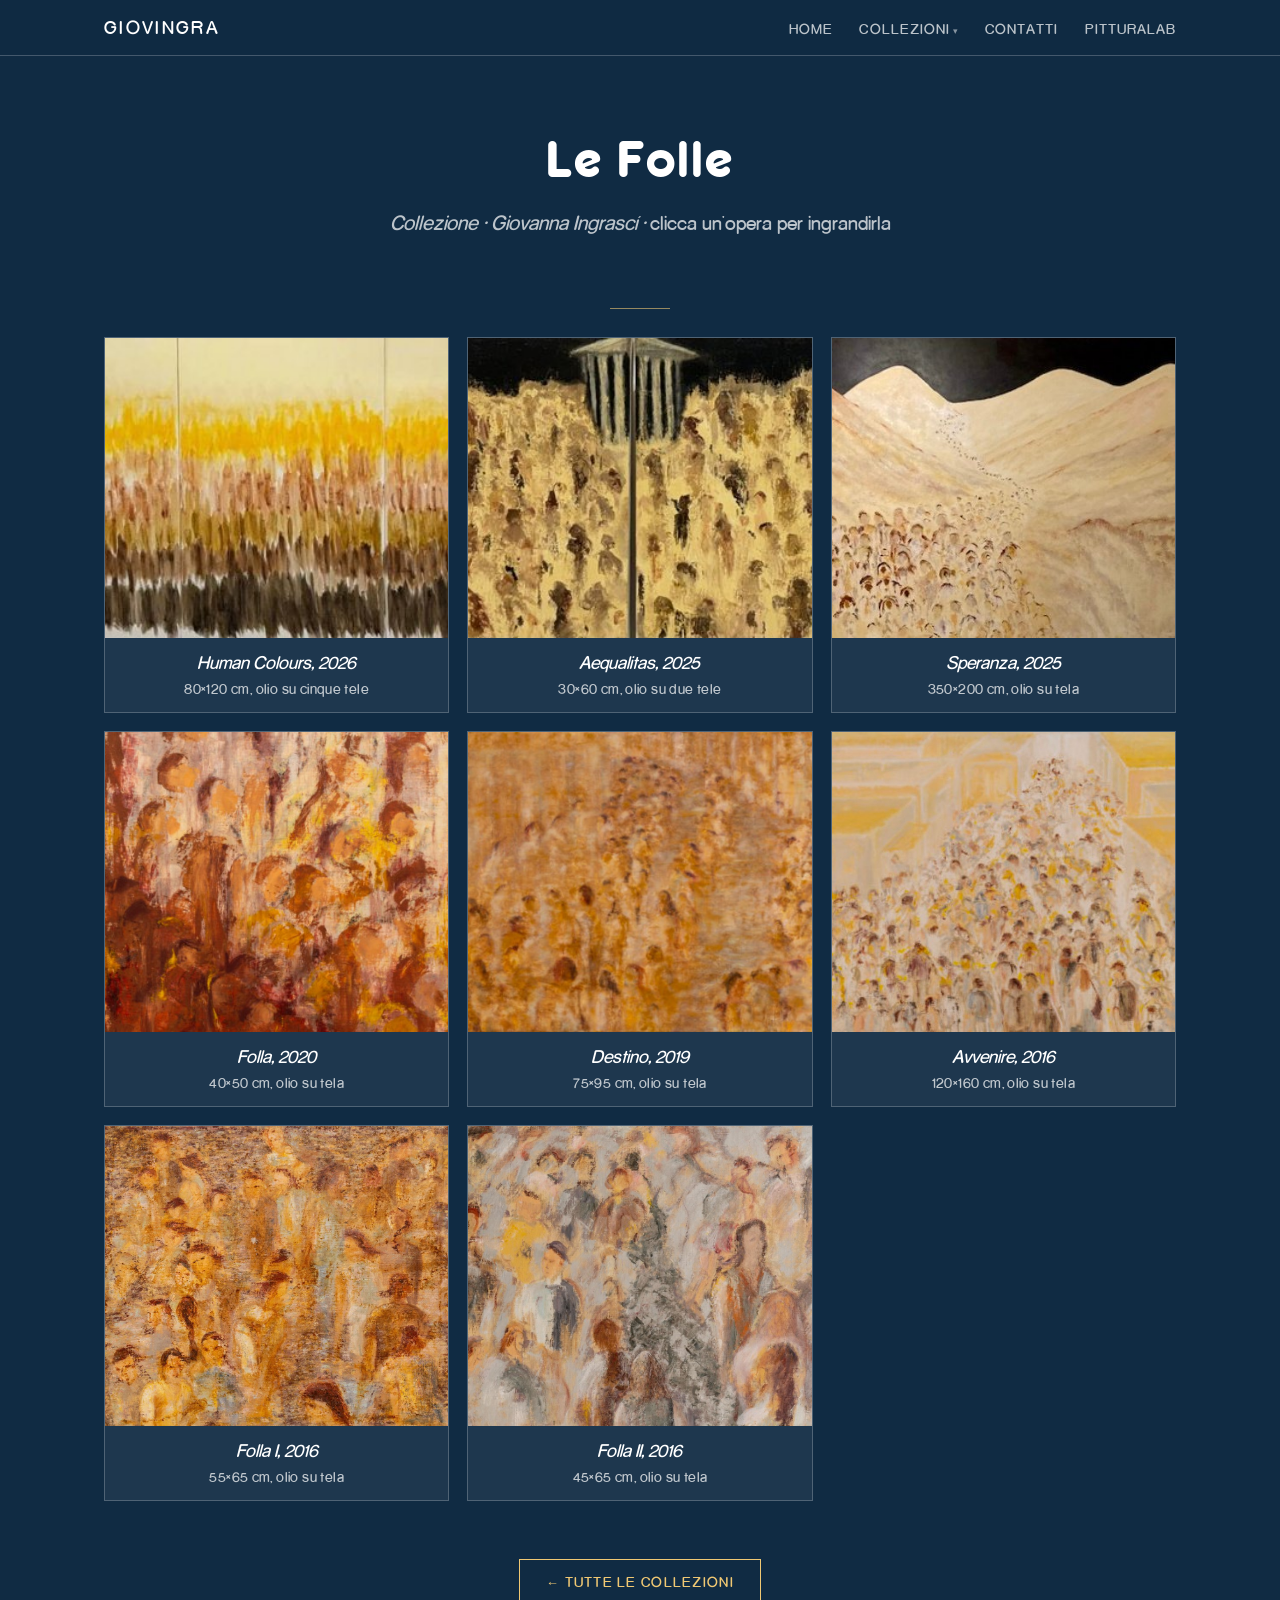
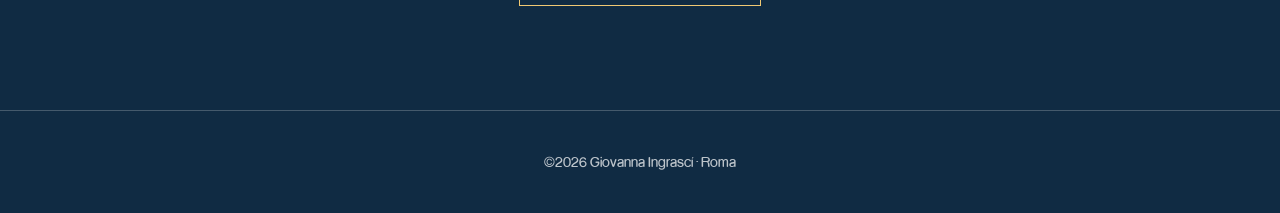
<file: lefolle.html>
<!DOCTYPE html>
<html lang="it">
<head>
<meta charset="UTF-8">
<meta name="viewport" content="width=device-width, initial-scale=1">
<title>GiovIngra — Collezione Le Folle | Giovanna Ingrascí</title>
<meta name="description" content="Collezione Le Folle — dipinti di Giovanna Ingrascí">
<meta property="og:title" content="GiovIngra — Collezione Le Folle">
<meta property="og:type" content="website">
<meta property="og:url" content="https://www.giovingra.com/lefolle">
<meta property="og:image" content="images/human-colours-2026.jpg">
<link rel="stylesheet" href="style.css">
</head>
<body>
<header class="site-header">
  <nav class="nav">
    <span class="brand">GiovIngra</span>
    <button class="nav-toggle" aria-label="Menu">&#9776;</button>
    <ul id="menu">
      <li><a href="index.html">Home</a></li>
      <li class="has-drop"><a href="index.html#collezioni">Collezioni</a>
        <ul class="dropdown">
          <li><a href="emigrazione.html">Emigrazione</a></li>
          <li><a href="lefolle.html">Le Folle</a></li>
          <li><a href="spirito.html">Spirito</a></li>
          <li><a href="figure.html">Figure</a></li>
          <li><a href="paesaggi.html">Paesaggi</a></li>
          <li><a href="aetna.html">Aetna</a></li>
          <li><a href="folclore.html">Folclore</a></li>
        </ul>
      </li>
      <li><a href="index.html#contatti">Contatti</a></li>
      <li><a href="pitturalab.html">PitturaLab</a></li>
    </ul>
  </nav>
</header>
<section class="hero" style="padding-bottom:8px">
  <h2 class="coltitle">Le Folle</h2>
  <p class="tagline">Collezione &middot; Giovanna Ingrascí &middot; <span style="font-style:normal">clicca un'opera per ingrandirla</span></p>
</section>
<section class="section">
  <div class="divider"></div>
  <div class="gallery" style="margin-top:28px">
    <figure><img src="images/human-colours-2026.jpg" alt="Human Colours, 2026" loading="lazy"><figcaption><span class="t">Human Colours, 2026</span><span class="d">80×120 cm, olio su cinque tele</span></figcaption></figure>
    <figure><img src="images/aequalitas-2025.jpg" alt="Aequalitas, 2025" loading="lazy"><figcaption><span class="t">Aequalitas, 2025</span><span class="d">30×60 cm, olio su due tele</span></figcaption></figure>
    <figure><img src="images/speranza-2025.jpg" alt="Speranza, 2025" loading="lazy"><figcaption><span class="t">Speranza, 2025</span><span class="d">350×200 cm, olio su tela</span></figcaption></figure>
    <figure><img src="images/folla-2020.jpg" alt="Folla, 2020" loading="lazy"><figcaption><span class="t">Folla, 2020</span><span class="d">40×50 cm, olio su tela</span></figcaption></figure>
    <figure><img src="images/destino-2019.jpg" alt="Destino, 2019" loading="lazy"><figcaption><span class="t">Destino, 2019</span><span class="d">75×95 cm, olio su tela</span></figcaption></figure>
    <figure><img src="images/avvenire-2016.jpg" alt="Avvenire, 2016" loading="lazy"><figcaption><span class="t">Avvenire, 2016</span><span class="d">120×160 cm, olio su tela</span></figcaption></figure>
    <figure><img src="images/folla-i-2016.jpg" alt="Folla I, 2016" loading="lazy"><figcaption><span class="t">Folla I, 2016</span><span class="d">55×65 cm, olio su tela</span></figcaption></figure>
    <figure><img src="images/folla-ii-2016.jpg" alt="Folla II, 2016" loading="lazy"><figcaption><span class="t">Folla II, 2016</span><span class="d">45×65 cm, olio su tela</span></figcaption></figure>
  </div>
  <p style="text-align:center;margin-top:40px"><a class="btn" href="index.html#collezioni">&larr; Tutte le collezioni</a></p>
</section>
<footer class="site-footer"><p>&copy;2026 Giovanna Ingrascí &middot; Roma</p></footer>
<script>var t=document.querySelector(".nav-toggle"),m=document.getElementById("menu");if(t){t.addEventListener("click",function(){m.classList.toggle("open");});}</script>
<script src="lightbox.js"></script>
</body>
</html>
</file>
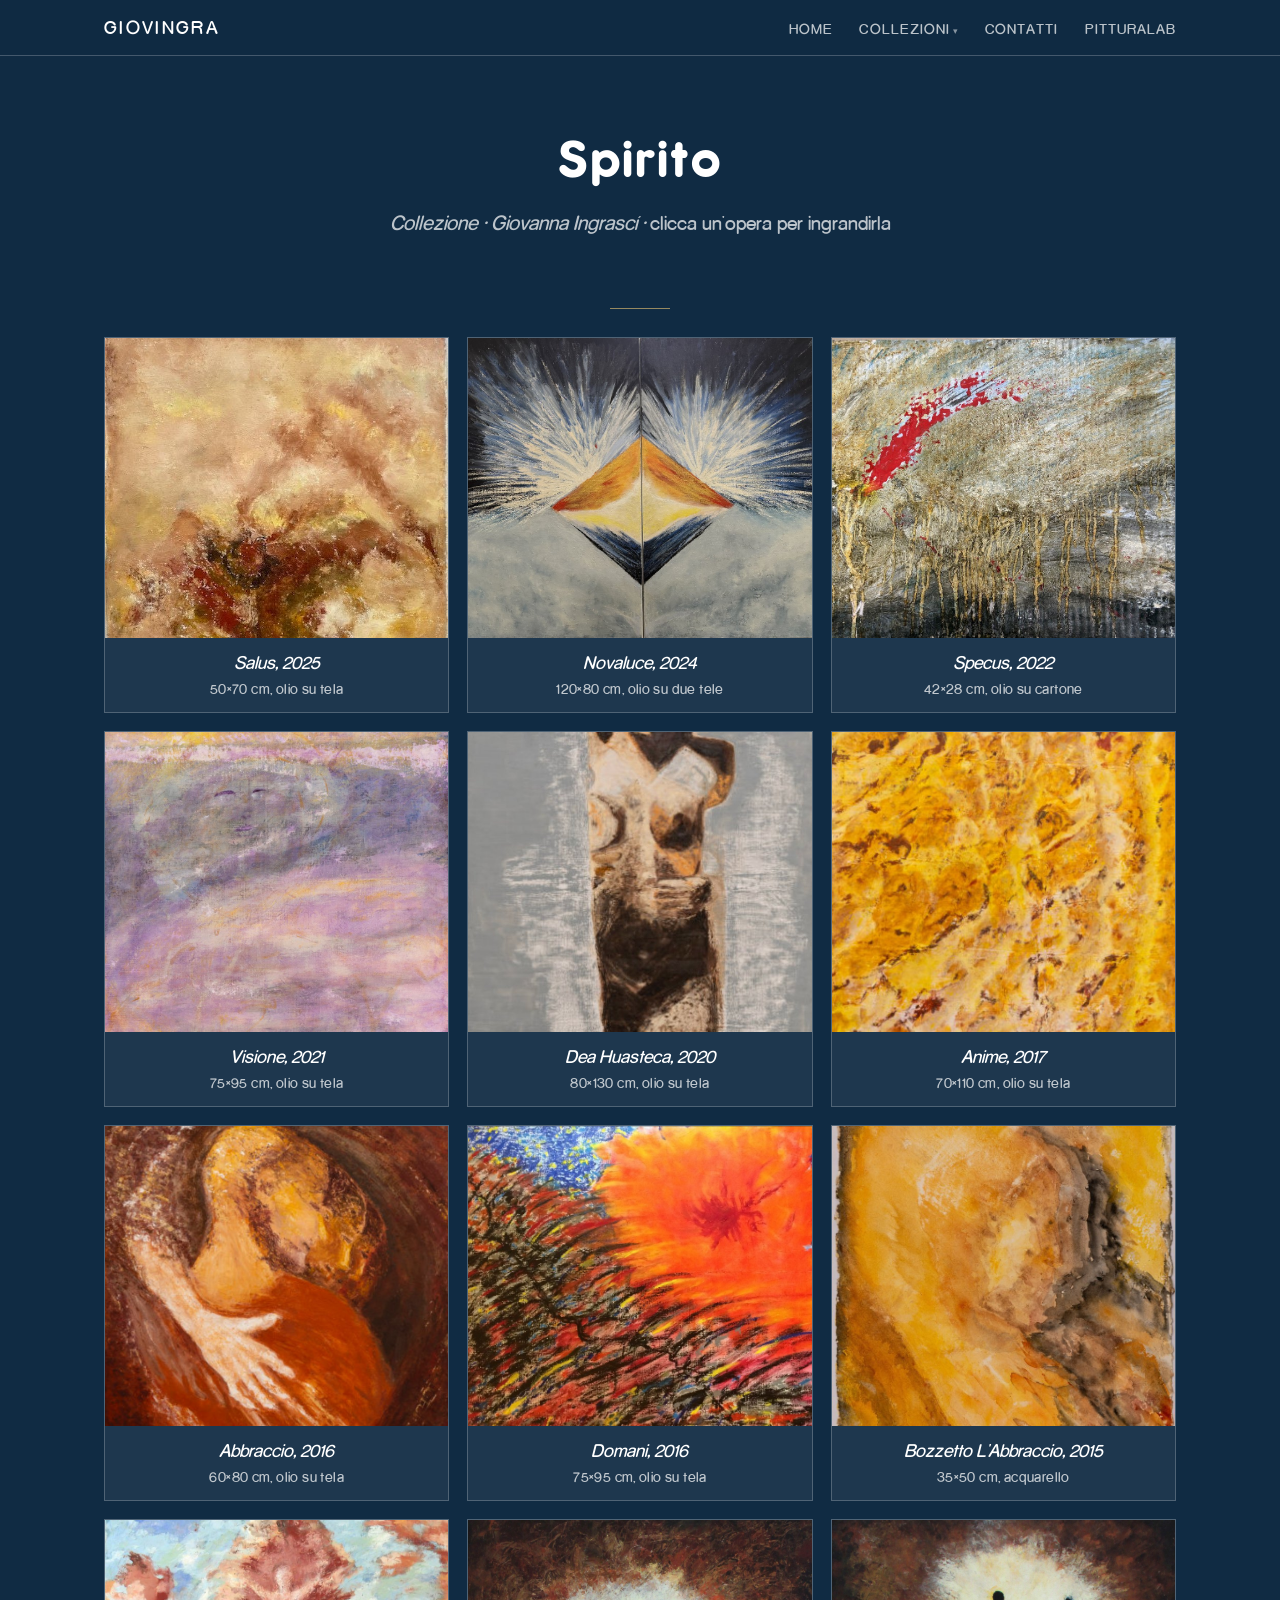
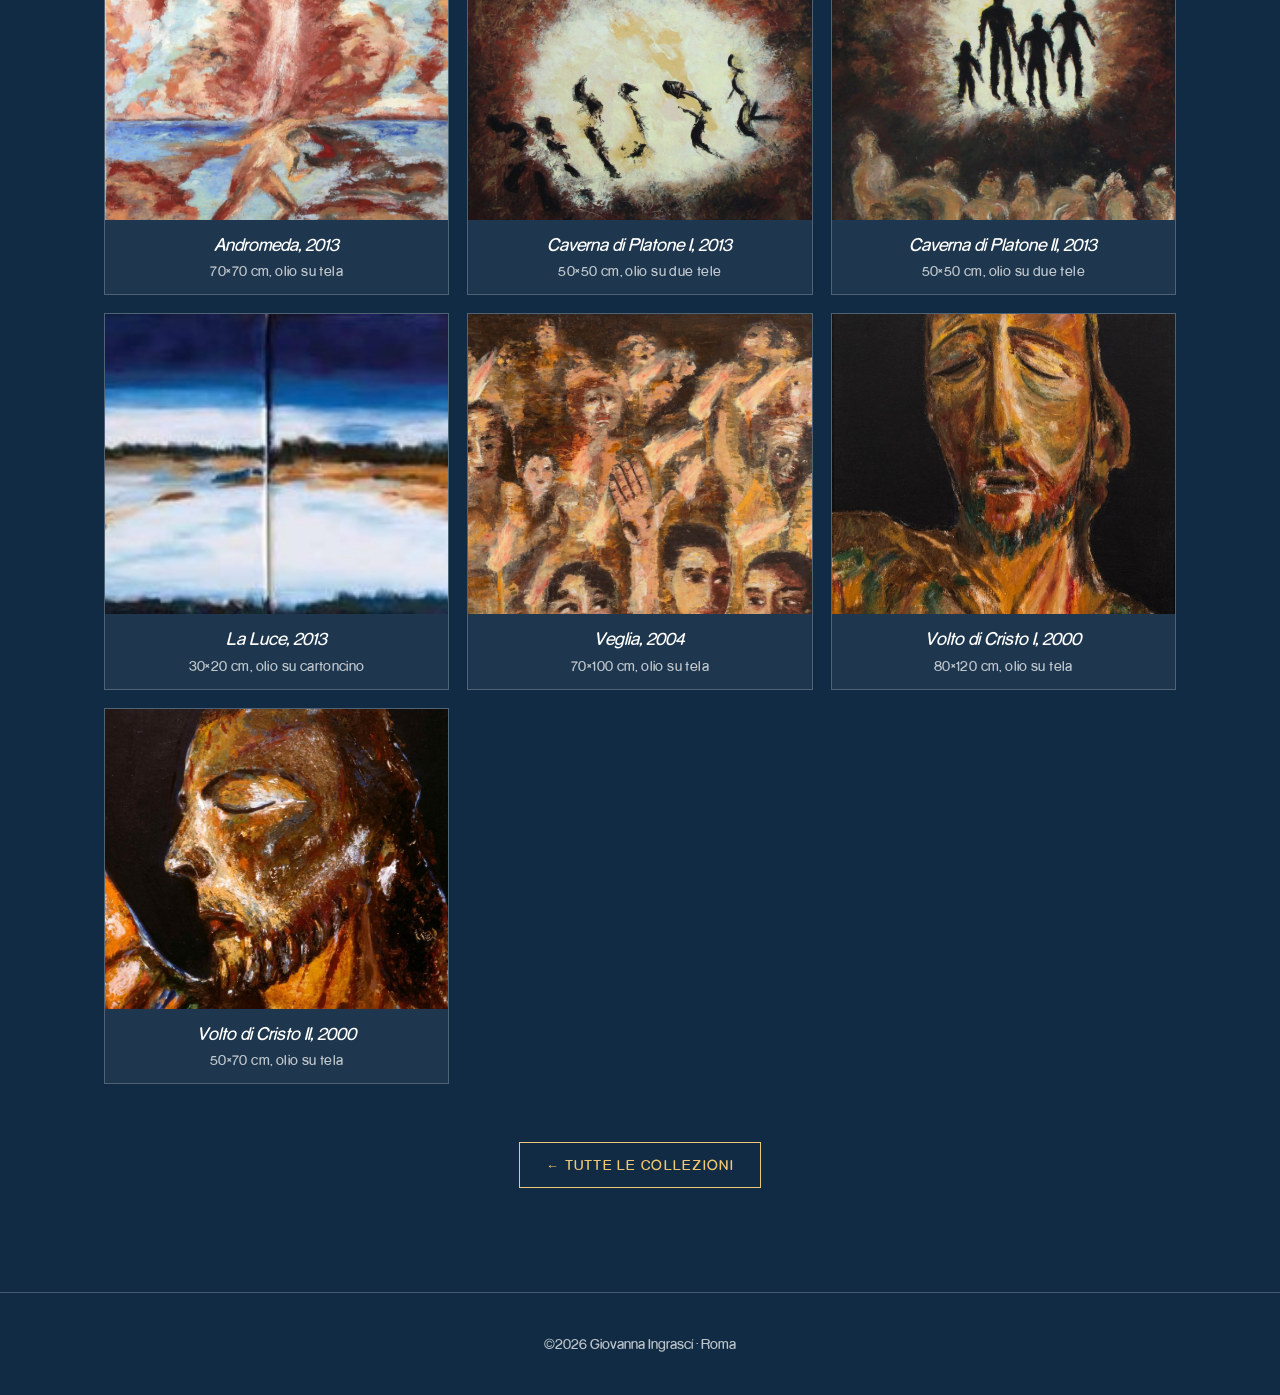
<file: mito.html>
<!DOCTYPE html><html lang="it"><head><meta charset="UTF-8">
<meta http-equiv="refresh" content="0; url=spirito.html">
<link rel="canonical" href="spirito.html">
<title>Spirito — GiovIngra</title></head>
<body><p>La collezione &egrave; stata rinominata. <a href="spirito.html">Vai a Spirito</a>.</p>
<script>location.replace("spirito.html");</script></body></html>
</file>
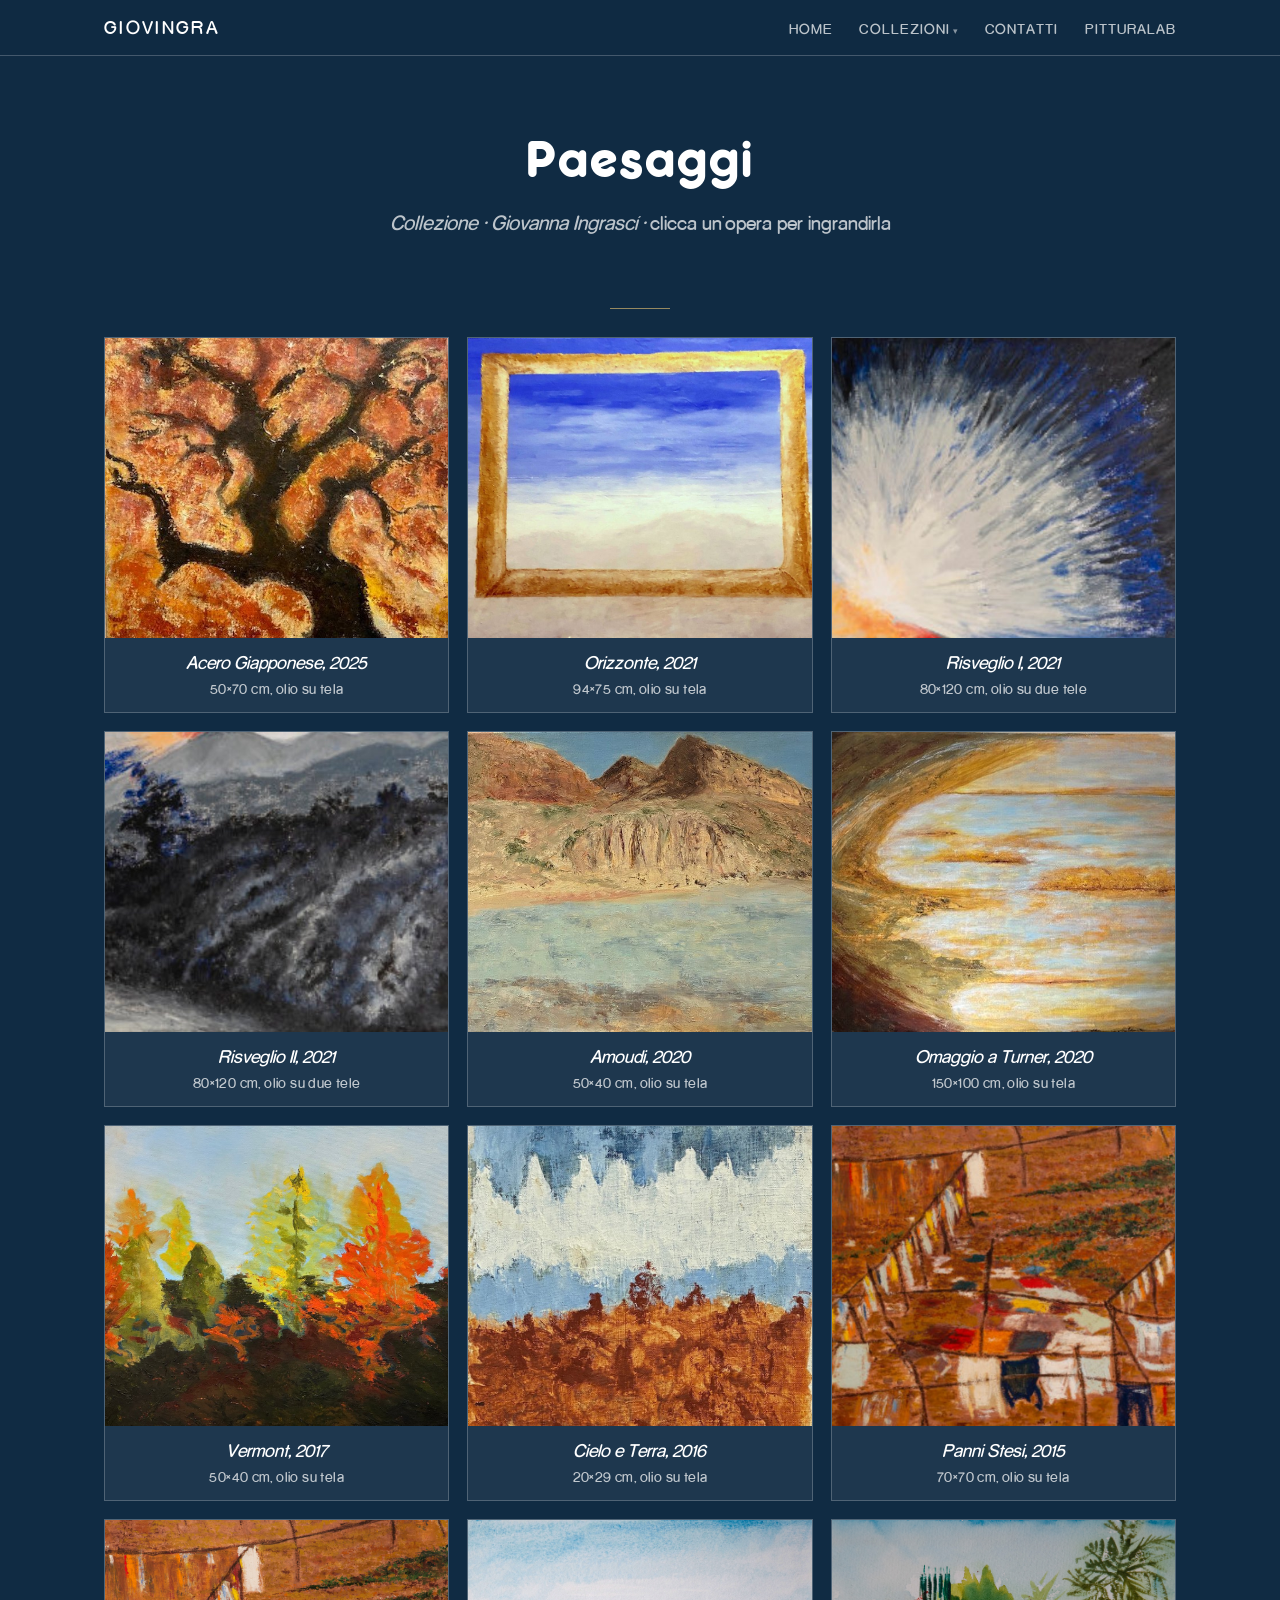
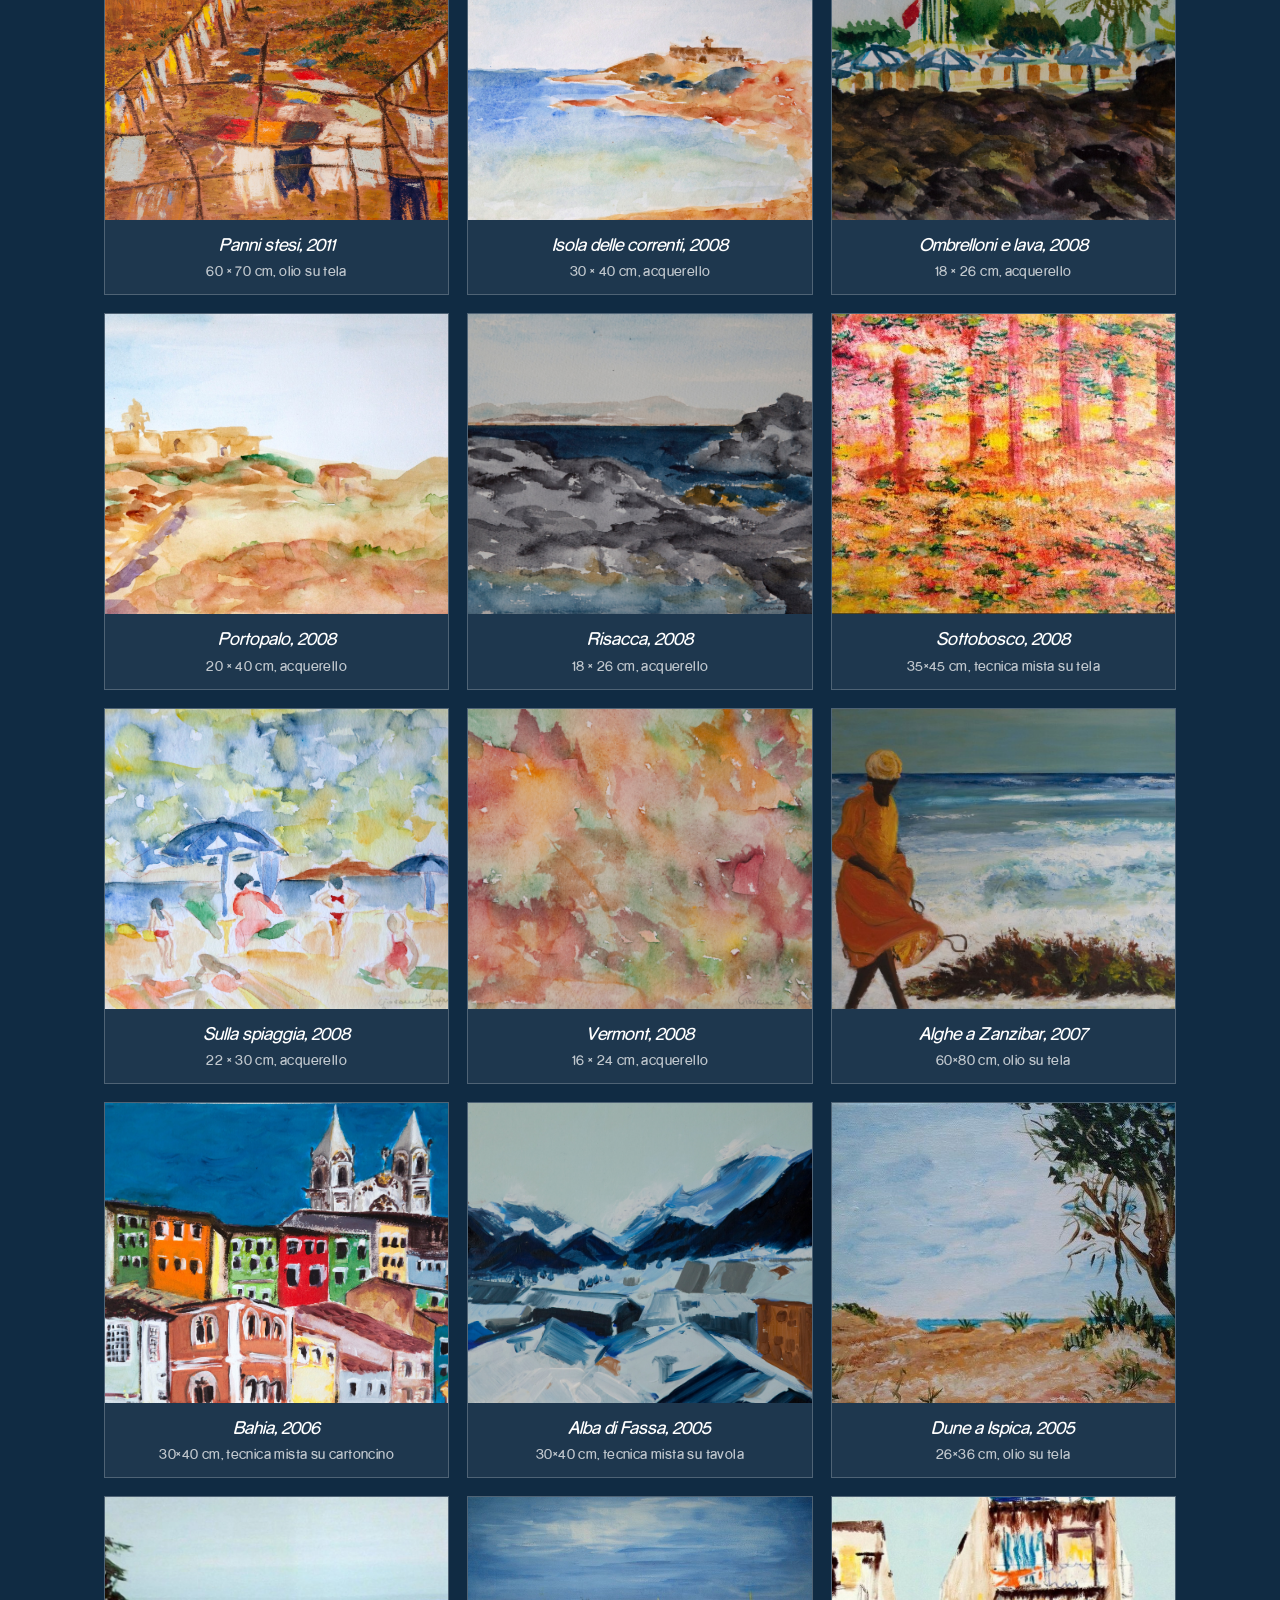
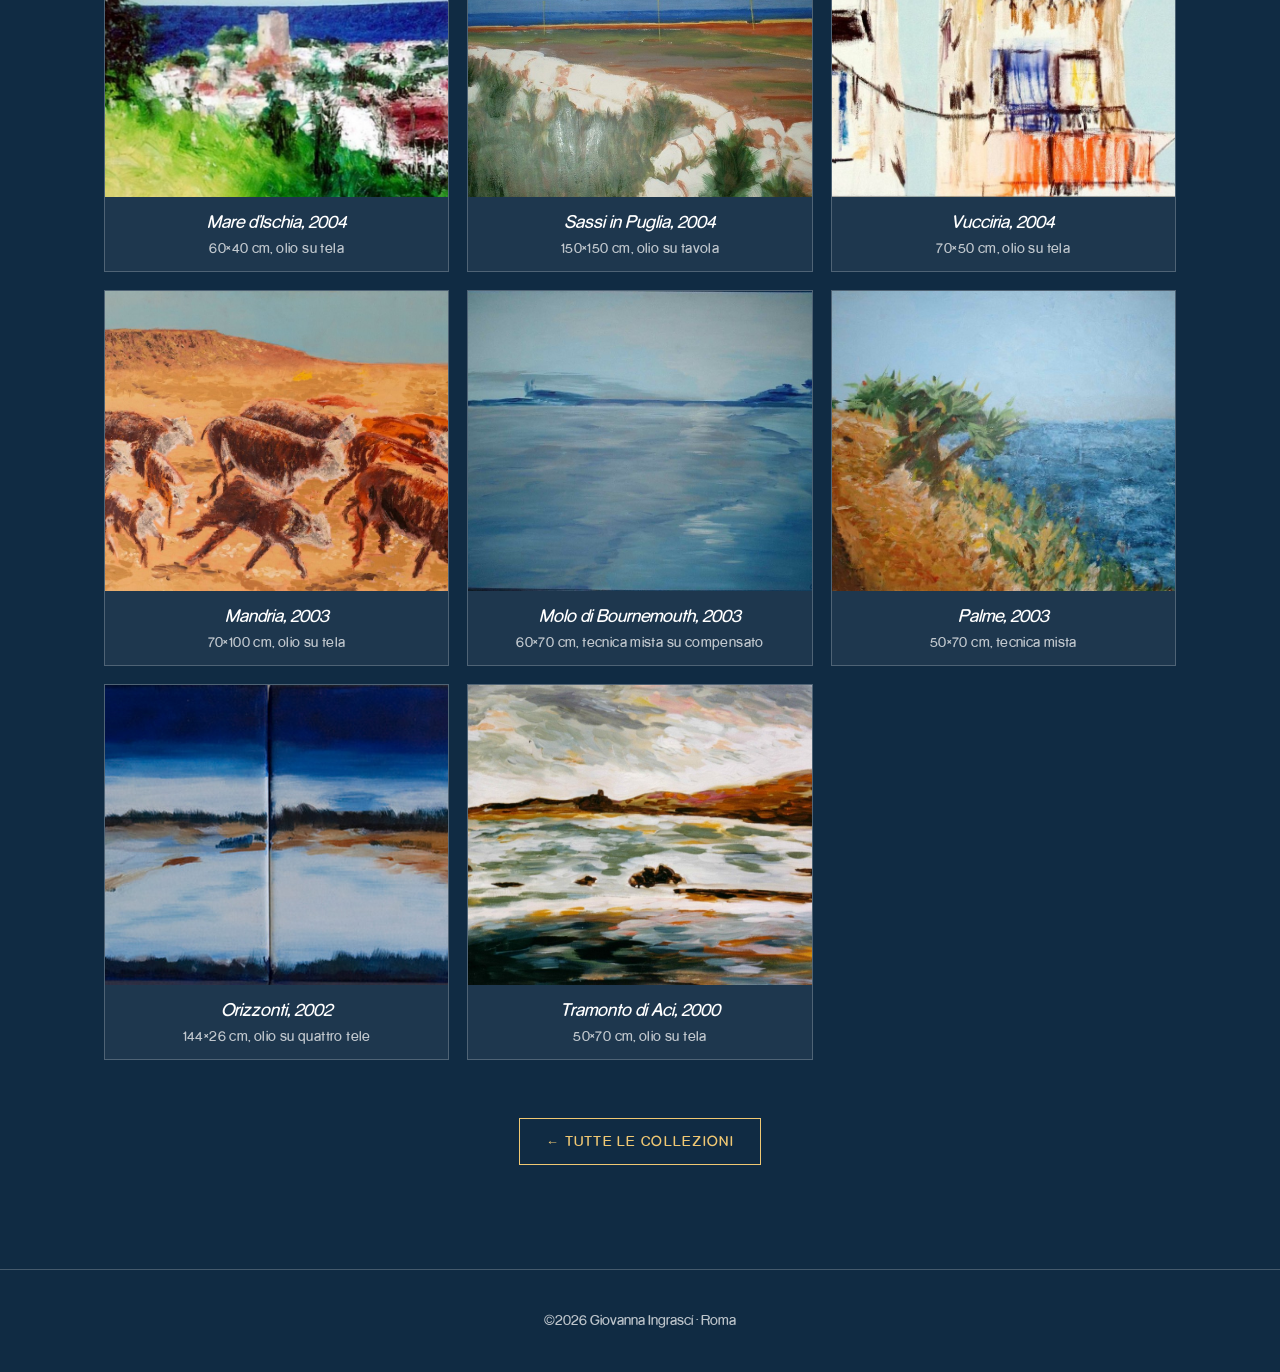
<file: paesaggi.html>
<!DOCTYPE html>
<html lang="it">
<head>
<meta charset="UTF-8">
<meta name="viewport" content="width=device-width, initial-scale=1">
<title>GiovIngra — Collezione Paesaggi | Giovanna Ingrascí</title>
<meta name="description" content="Collezione Paesaggi — dipinti di Giovanna Ingrascí">
<meta property="og:title" content="GiovIngra — Collezione Paesaggi">
<meta property="og:type" content="website">
<meta property="og:url" content="https://www.giovingra.com/paesaggi">
<meta property="og:image" content="images/acero-giapponese-2025.jpg">
<link rel="stylesheet" href="style.css">
</head>
<body>
<header class="site-header">
  <nav class="nav">
    <span class="brand">GiovIngra</span>
    <button class="nav-toggle" aria-label="Menu">&#9776;</button>
    <ul id="menu">
      <li><a href="index.html">Home</a></li>
      <li class="has-drop"><a href="index.html#collezioni">Collezioni</a>
        <ul class="dropdown">
          <li><a href="emigrazione.html">Emigrazione</a></li>
          <li><a href="lefolle.html">Le Folle</a></li>
          <li><a href="spirito.html">Spirito</a></li>
          <li><a href="figure.html">Figure</a></li>
          <li><a href="paesaggi.html">Paesaggi</a></li>
          <li><a href="aetna.html">Aetna</a></li>
          <li><a href="folclore.html">Folclore</a></li>
        </ul>
      </li>
      <li><a href="index.html#contatti">Contatti</a></li>
      <li><a href="pitturalab.html">PitturaLab</a></li>
    </ul>
  </nav>
</header>
<section class="hero" style="padding-bottom:8px">
  <h2 class="coltitle">Paesaggi</h2>
  <p class="tagline">Collezione &middot; Giovanna Ingrascí &middot; <span style="font-style:normal">clicca un'opera per ingrandirla</span></p>
</section>
<section class="section">
  <div class="divider"></div>
  <div class="gallery" style="margin-top:28px">
    <figure><img src="images/acero-giapponese-2025.jpg" alt="Acero Giapponese, 2025" loading="lazy"><figcaption><span class="t">Acero Giapponese, 2025</span><span class="d">50×70 cm, olio su tela</span></figcaption></figure>
    <figure><img src="images/orizzonte-2021.jpg" alt="Orizzonte, 2021" loading="lazy"><figcaption><span class="t">Orizzonte, 2021</span><span class="d">94×75 cm, olio su tela</span></figcaption></figure>
    <figure><img src="images/risveglio-i-2021.jpg" alt="Risveglio I, 2021" loading="lazy"><figcaption><span class="t">Risveglio I, 2021</span><span class="d">80×120 cm, olio su due tele</span></figcaption></figure>
    <figure><img src="images/risveglio-ii-2021.jpg" alt="Risveglio II, 2021" loading="lazy"><figcaption><span class="t">Risveglio II, 2021</span><span class="d">80×120 cm, olio su due tele</span></figcaption></figure>
    <figure><img src="images/amoudi-2020.jpg" alt="Amoudi, 2020" loading="lazy"><figcaption><span class="t">Amoudi, 2020</span><span class="d">50×40 cm, olio su tela</span></figcaption></figure>
    <figure><img src="images/omaggio-a-turner-2020.jpg" alt="Omaggio a Turner, 2020" loading="lazy"><figcaption><span class="t">Omaggio a Turner, 2020</span><span class="d">150×100 cm, olio su tela</span></figcaption></figure>
    <figure><img src="images/vermont-2017.jpg" alt="Vermont, 2017" loading="lazy"><figcaption><span class="t">Vermont, 2017</span><span class="d">50×40 cm, olio su tela</span></figcaption></figure>
    <figure><img src="images/cielo-e-terra-2016.jpg" alt="Cielo e Terra, 2016" loading="lazy"><figcaption><span class="t">Cielo e Terra, 2016</span><span class="d">20×29 cm, olio su tela</span></figcaption></figure>
    <figure><img src="images/panni-stesi-2015.jpg" alt="Panni Stesi, 2015" loading="lazy"><figcaption><span class="t">Panni Stesi, 2015</span><span class="d">70×70 cm, olio su tela</span></figcaption></figure>
    <figure><img src="images/098dc9a5ee05477199adf77574104574.jpg" alt="Panni stesi, 2011" loading="lazy"><figcaption><span class="t">Panni stesi, 2011</span><span class="d">60 × 70 cm, olio su tela</span></figcaption></figure>
    <figure><img src="images/a8afd9287b954013b1dfde38f5a0e974.jpg" alt="Isola delle correnti, 2008" loading="lazy"><figcaption><span class="t">Isola delle correnti, 2008</span><span class="d">30 × 40 cm, acquerello</span></figcaption></figure>
    <figure><img src="images/9040f93cde6a438ea4c0cb5f206c0003.jpg" alt="Ombrelloni e lava, 2008" loading="lazy"><figcaption><span class="t">Ombrelloni e lava, 2008</span><span class="d">18 × 26 cm, acquerello</span></figcaption></figure>
    <figure><img src="images/013f75d7ca854b69a06ecc8c21dcf2c1.jpg" alt="Portopalo, 2008" loading="lazy"><figcaption><span class="t">Portopalo, 2008</span><span class="d">20 × 40 cm, acquerello</span></figcaption></figure>
    <figure><img src="images/80b9d4b6703b4751b6deff87d36536c1.jpg" alt="Risacca, 2008" loading="lazy"><figcaption><span class="t">Risacca, 2008</span><span class="d">18 × 26 cm, acquerello</span></figcaption></figure>
    <figure><img src="images/sottobosco-2008.jpg" alt="Sottobosco, 2008" loading="lazy"><figcaption><span class="t">Sottobosco, 2008</span><span class="d">35×45 cm, tecnica mista su tela</span></figcaption></figure>
    <figure><img src="images/bb8e191b12714a438434564fbc67281a.jpg" alt="Sulla spiaggia, 2008" loading="lazy"><figcaption><span class="t">Sulla spiaggia, 2008</span><span class="d">22 × 30 cm, acquerello</span></figcaption></figure>
    <figure><img src="images/41ffecfddd4f4758a3dd7343b086f6bf.jpg" alt="Vermont, 2008" loading="lazy"><figcaption><span class="t">Vermont, 2008</span><span class="d">16 × 24 cm, acquerello</span></figcaption></figure>
    <figure><img src="images/alghe-a-zanzibar-2007.jpg" alt="Alghe a Zanzibar, 2007" loading="lazy"><figcaption><span class="t">Alghe a Zanzibar, 2007</span><span class="d">60×80 cm, olio su tela</span></figcaption></figure>
    <figure><img src="images/f02a94163715412da8ad81f6aa0fa34b.jpg" alt="Bahia, 2006" loading="lazy"><figcaption><span class="t">Bahia, 2006</span><span class="d">30×40 cm, tecnica mista su cartoncino</span></figcaption></figure>
    <figure><img src="images/b5f78d779db14dcab3204c910af5d380.jpg" alt="Alba di Fassa, 2005" loading="lazy"><figcaption><span class="t">Alba di Fassa, 2005</span><span class="d">30×40 cm, tecnica mista su tavola</span></figcaption></figure>
    <figure><img src="images/dune-a-ispica-2005.jpg" alt="Dune a Ispica, 2005" loading="lazy"><figcaption><span class="t">Dune a Ispica, 2005</span><span class="d">26×36 cm, olio su tela</span></figcaption></figure>
    <figure><img src="images/mare-d-ischia-2004.jpg" alt="Mare d&#x27;Ischia, 2004" loading="lazy"><figcaption><span class="t">Mare d&#x27;Ischia, 2004</span><span class="d">60×40 cm, olio su tela</span></figcaption></figure>
    <figure><img src="images/sassi-in-puglia-2004.jpg" alt="Sassi in Puglia, 2004" loading="lazy"><figcaption><span class="t">Sassi in Puglia, 2004</span><span class="d">150×150 cm, olio su tavola</span></figcaption></figure>
    <figure><img src="images/vucciria-2004.jpg" alt="Vucciria, 2004" loading="lazy"><figcaption><span class="t">Vucciria, 2004</span><span class="d">70×50 cm, olio su tela</span></figcaption></figure>
    <figure><img src="images/mandria-2003.jpg" alt="Mandria, 2003" loading="lazy"><figcaption><span class="t">Mandria, 2003</span><span class="d">70×100 cm, olio su tela</span></figcaption></figure>
    <figure><img src="images/molo-di-bournemouth-2003.jpg" alt="Molo di Bournemouth, 2003" loading="lazy"><figcaption><span class="t">Molo di Bournemouth, 2003</span><span class="d">60×70 cm, tecnica mista su compensato</span></figcaption></figure>
    <figure><img src="images/palme-2003.jpg" alt="Palme, 2003" loading="lazy"><figcaption><span class="t">Palme, 2003</span><span class="d">50×70 cm, tecnica mista</span></figcaption></figure>
    <figure><img src="images/63f5c7087a0741e5a7488a6d4dc4631f.jpg" alt="Orizzonti, 2002" loading="lazy"><figcaption><span class="t">Orizzonti, 2002</span><span class="d">144×26 cm, olio su quattro tele</span></figcaption></figure>
    <figure><img src="images/tramonto-di-aci-2000.jpg" alt="Tramonto di Aci, 2000" loading="lazy"><figcaption><span class="t">Tramonto di Aci, 2000</span><span class="d">50×70 cm, olio su tela</span></figcaption></figure>
  </div>
  <p style="text-align:center;margin-top:40px"><a class="btn" href="index.html#collezioni">&larr; Tutte le collezioni</a></p>
</section>
<footer class="site-footer"><p>&copy;2026 Giovanna Ingrascí &middot; Roma</p></footer>
<script>var t=document.querySelector(".nav-toggle"),m=document.getElementById("menu");if(t){t.addEventListener("click",function(){m.classList.toggle("open");});}</script>
<script src="lightbox.js"></script>
</body>
</html>
</file>
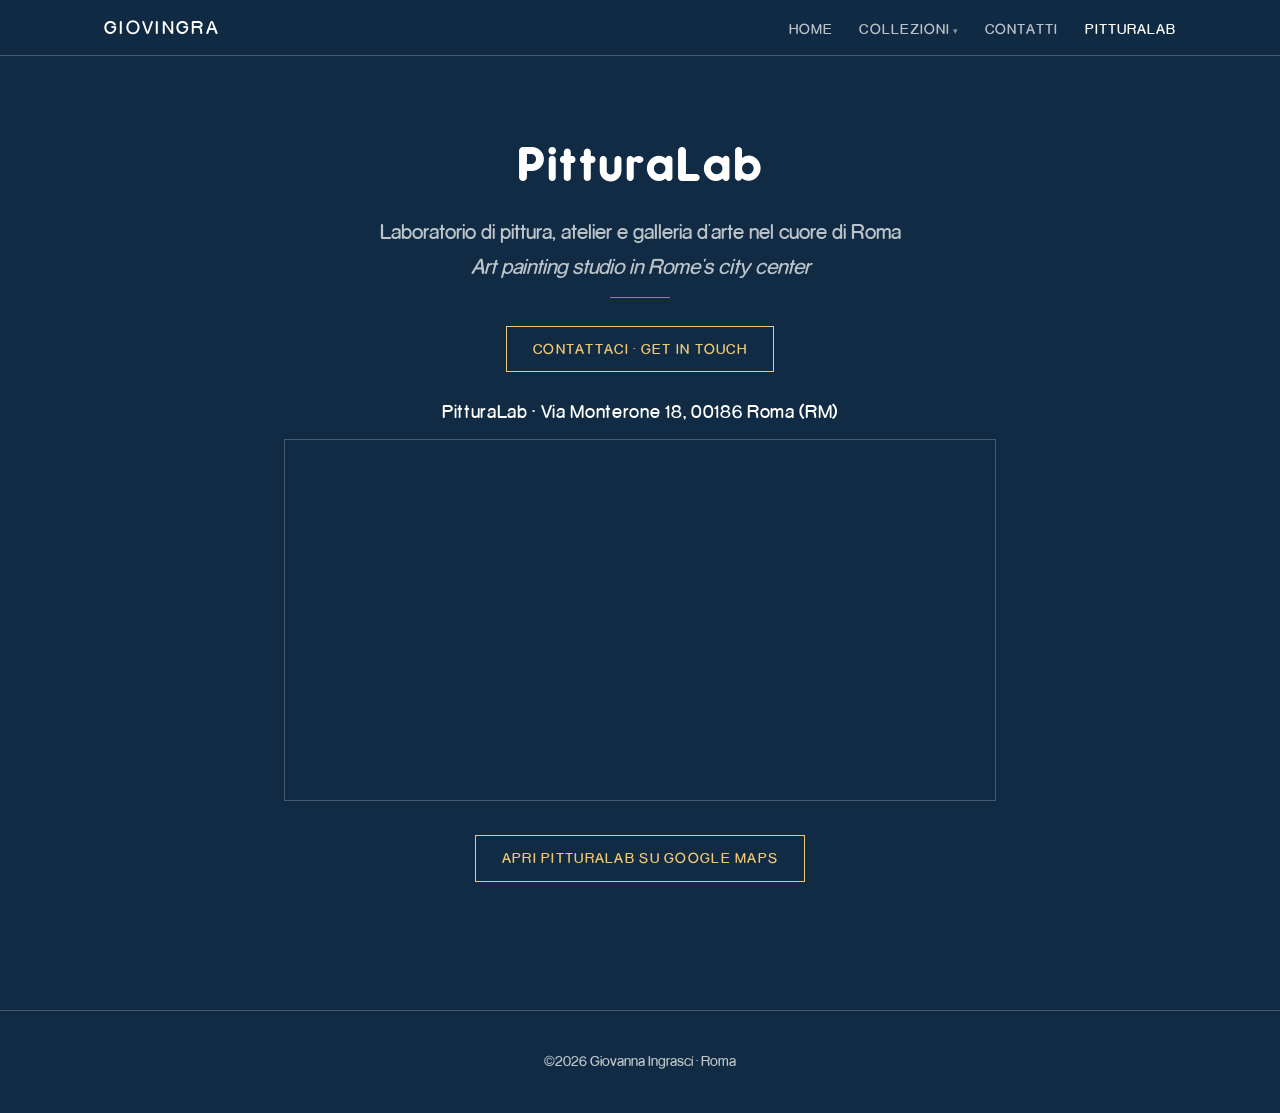
<file: pitturalab.html>
<!DOCTYPE html>
<html lang="it">
<head>
<meta charset="UTF-8">
<meta name="viewport" content="width=device-width, initial-scale=1">
<title>PitturaLab | Giovanna Ingrascí Pittrice</title>
<meta name="description" content="Laboratorio di pittura, atelier e galleria d'arte nel cuore di Roma. Art painting studio in Rome's city center.">
<meta property="og:title" content="PitturaLab | Giovanna Ingrascí Pittrice">
<meta property="og:description" content="Laboratorio di pittura, atelier e galleria d'arte nel cuore di Roma. Art painting studio in Rome's city center.">
<meta property="og:type" content="website">
<meta property="og:url" content="https://www.giovingra.com/pitturalab">
<meta property="og:image" content="images/83c18c6703744e218dd965d51848199d.jpg">
<link rel="stylesheet" href="style.css">
</head>
<body>

<header class="site-header">
  <nav class="nav">
    <span class="brand">GiovIngra</span>
    <button class="nav-toggle" aria-label="Menu">&#9776;</button>
    <ul id="menu">
      <li><a href="index.html">Home</a></li>
      <li class="has-drop"><a href="index.html#collezioni">Collezioni</a>
        <ul class="dropdown">
          <li><a href="emigrazione.html">Emigrazione</a></li>
          <li><a href="lefolle.html">Le Folle</a></li>
          <li><a href="spirito.html">Spirito</a></li>
          <li><a href="figure.html">Figure</a></li>
          <li><a href="paesaggi.html">Paesaggi</a></li>
          <li><a href="aetna.html">Aetna</a></li>
          <li><a href="folclore.html">Folclore</a></li>
        </ul>
      </li>
      <li><a href="index.html#contatti">Contatti</a></li>
      <li><a href="pitturalab.html" class="active">PitturaLab</a></li>
    </ul>
  </nav>
</header>

<section class="lab">
  <h1>PitturaLab</h1>
  <p class="lead">Laboratorio di pittura, atelier e galleria d'arte nel cuore di Roma</p>
  <p class="lead en">Art painting studio in Rome's city center</p>
  <div class="divider"></div>
  <a class="btn" href="mailto:giovingra@yahoo.it?subject=Info%20PitturaLab" style="margin-top:28px">Contattaci · Get in touch</a>
  <p class="place" style="margin-top:26px">PitturaLab &middot; Via Monterone 18, 00186 Roma (RM)</p>
  <div class="map-wrap">
    <iframe title="PitturaLab — Via Monterone 18, Roma" loading="lazy"
      src="https://www.google.com/maps?q=PitturaLab,+Via+Monterone+18,+00186+Roma&output=embed"
      referrerpolicy="no-referrer-when-downgrade"></iframe>
  </div>
  <p><a class="btn" href="https://maps.app.goo.gl/y9eD7Dsu4pyzHqG5A" target="_blank" rel="noopener">Apri PitturaLab su Google Maps</a></p>
</section>

<footer class="site-footer">
  <p>&copy;2026 Giovanna Ingrascí &middot; Roma</p>
</footer>

<script>
  var t=document.querySelector('.nav-toggle'),m=document.getElementById('menu');
  if(t){t.addEventListener('click',function(){m.classList.toggle('open');});}
</script>
</body>
</html>
</file>
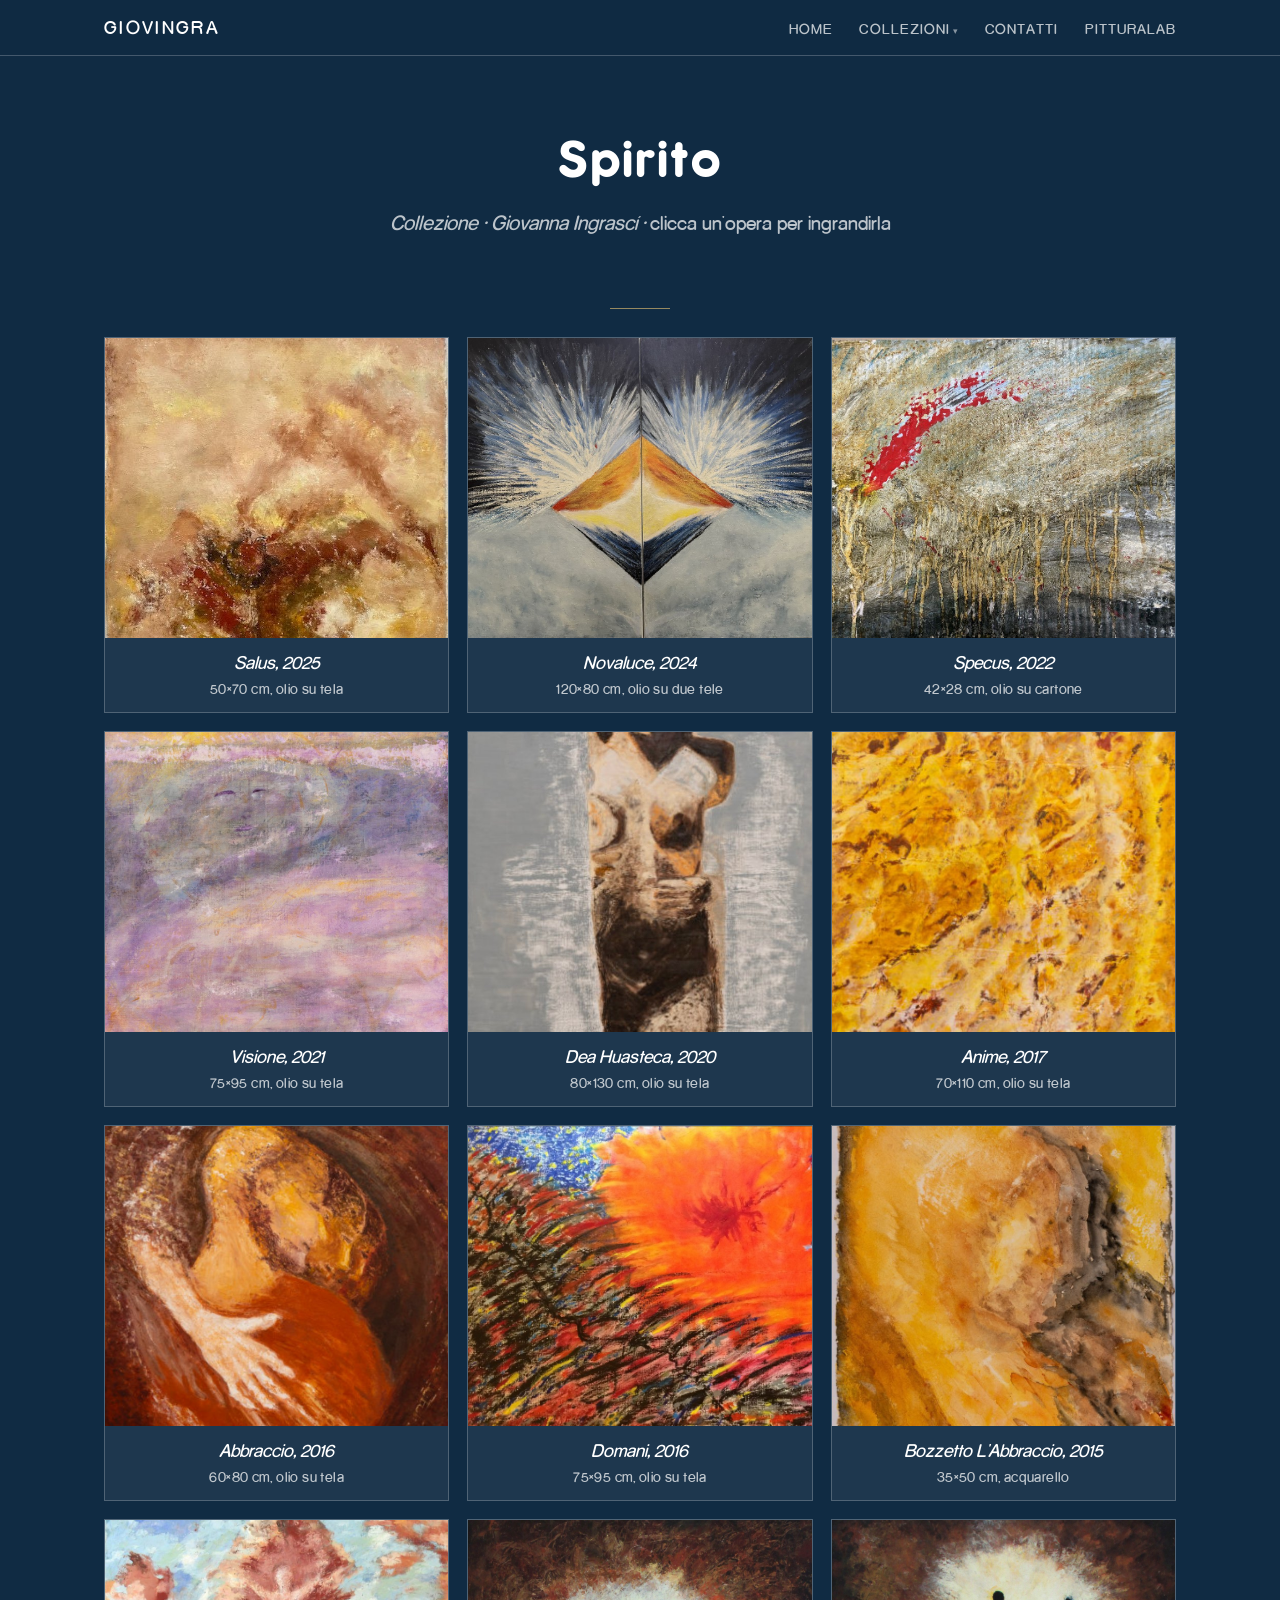
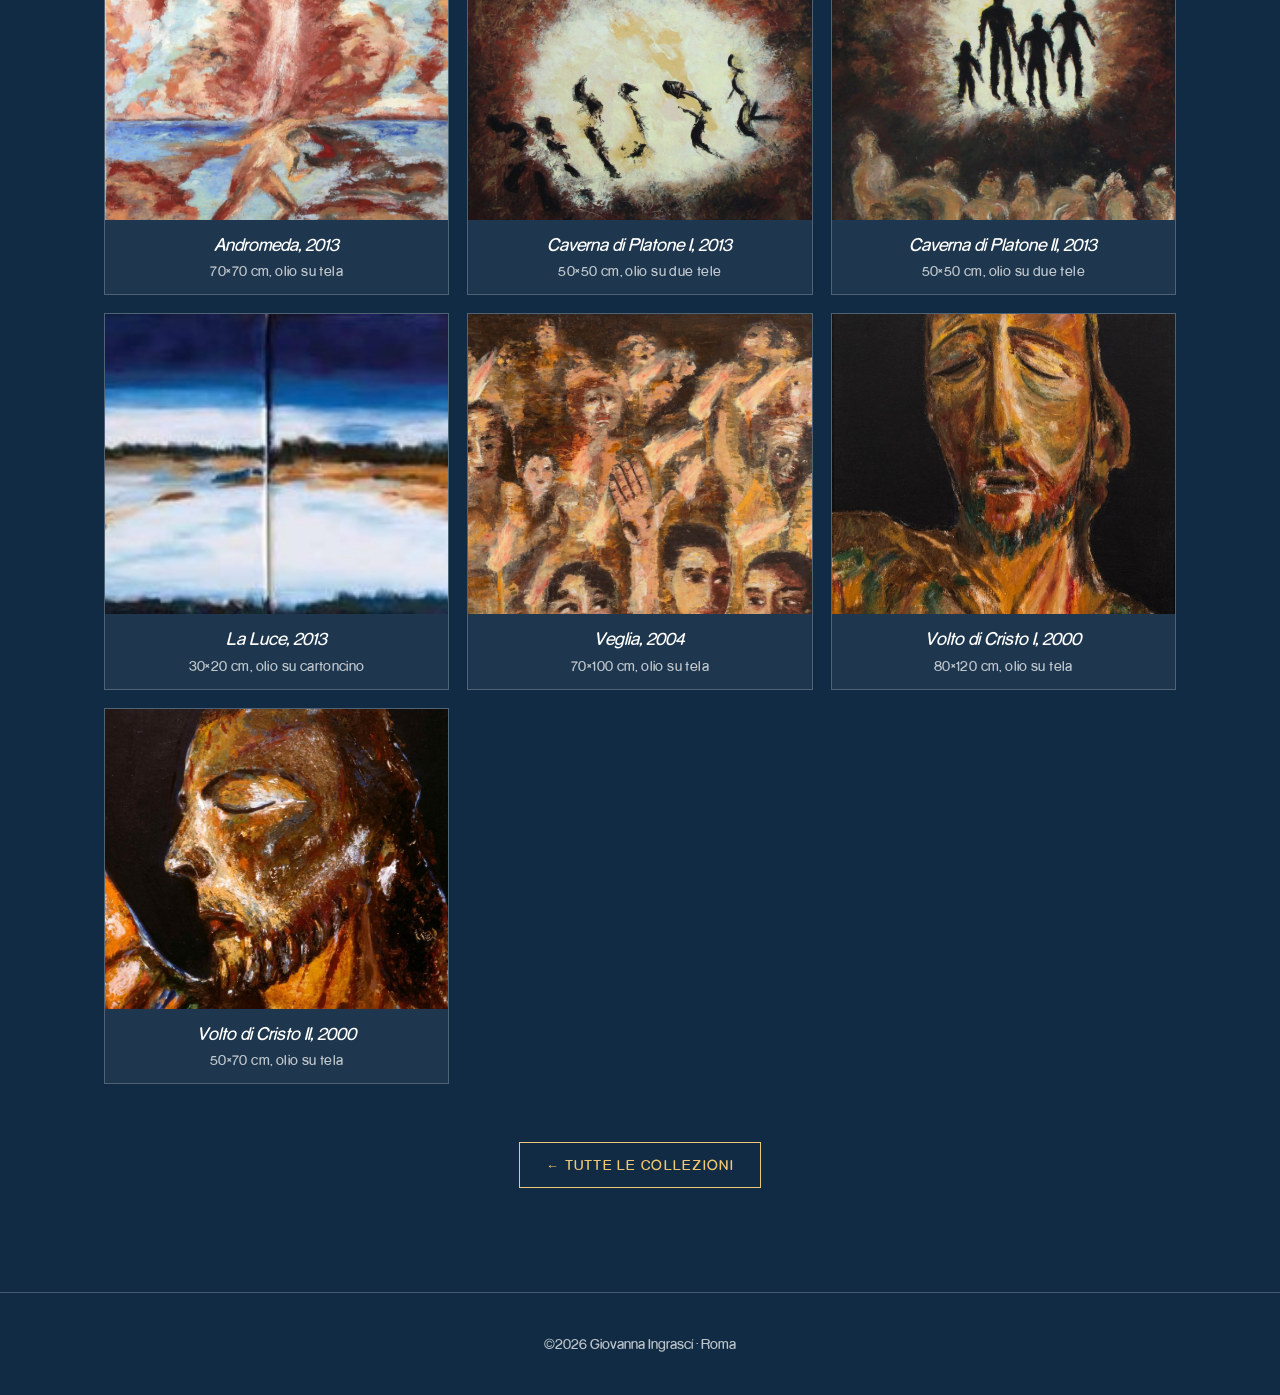
<file: spirito.html>
<!DOCTYPE html>
<html lang="it">
<head>
<meta charset="UTF-8">
<meta name="viewport" content="width=device-width, initial-scale=1">
<title>GiovIngra — Collezione Spirito | Giovanna Ingrascí</title>
<meta name="description" content="Collezione Spirito — dipinti di Giovanna Ingrascí">
<meta property="og:title" content="GiovIngra — Collezione Spirito">
<meta property="og:type" content="website">
<meta property="og:url" content="https://www.giovingra.com/spirito">
<meta property="og:image" content="images/salus-2025.jpg">
<link rel="stylesheet" href="style.css">
</head>
<body>
<header class="site-header">
  <nav class="nav">
    <span class="brand">GiovIngra</span>
    <button class="nav-toggle" aria-label="Menu">&#9776;</button>
    <ul id="menu">
      <li><a href="index.html">Home</a></li>
      <li class="has-drop"><a href="index.html#collezioni">Collezioni</a>
        <ul class="dropdown">
          <li><a href="emigrazione.html">Emigrazione</a></li>
          <li><a href="lefolle.html">Le Folle</a></li>
          <li><a href="spirito.html">Spirito</a></li>
          <li><a href="figure.html">Figure</a></li>
          <li><a href="paesaggi.html">Paesaggi</a></li>
          <li><a href="aetna.html">Aetna</a></li>
          <li><a href="folclore.html">Folclore</a></li>
        </ul>
      </li>
      <li><a href="index.html#contatti">Contatti</a></li>
      <li><a href="pitturalab.html">PitturaLab</a></li>
    </ul>
  </nav>
</header>
<section class="hero" style="padding-bottom:8px">
  <h2 class="coltitle">Spirito</h2>
  <p class="tagline">Collezione &middot; Giovanna Ingrascí &middot; <span style="font-style:normal">clicca un'opera per ingrandirla</span></p>
</section>
<section class="section">
  <div class="divider"></div>
  <div class="gallery" style="margin-top:28px">
    <figure><img src="images/salus-2025.jpg" alt="Salus, 2025" loading="lazy"><figcaption><span class="t">Salus, 2025</span><span class="d">50×70 cm, olio su tela</span></figcaption></figure>
    <figure><img src="images/novaluce-2024.jpg" alt="Novaluce, 2024" loading="lazy"><figcaption><span class="t">Novaluce, 2024</span><span class="d">120×80 cm, olio su due tele</span></figcaption></figure>
    <figure><img src="images/specus-2022.jpg" alt="Specus, 2022" loading="lazy"><figcaption><span class="t">Specus, 2022</span><span class="d">42×28 cm, olio su cartone</span></figcaption></figure>
    <figure><img src="images/visione-2021.jpg" alt="Visione, 2021" loading="lazy"><figcaption><span class="t">Visione, 2021</span><span class="d">75×95 cm, olio su tela</span></figcaption></figure>
    <figure><img src="images/dea-huasteca-2020.jpg" alt="Dea Huasteca, 2020" loading="lazy"><figcaption><span class="t">Dea Huasteca, 2020</span><span class="d">80×130 cm, olio su tela</span></figcaption></figure>
    <figure><img src="images/anime-2017.jpg" alt="Anime, 2017" loading="lazy"><figcaption><span class="t">Anime, 2017</span><span class="d">70×110 cm, olio su tela</span></figcaption></figure>
    <figure><img src="images/abbraccio-2016.jpg" alt="Abbraccio, 2016" loading="lazy"><figcaption><span class="t">Abbraccio, 2016</span><span class="d">60×80 cm, olio su tela</span></figcaption></figure>
    <figure><img src="images/domani-2016.jpg" alt="Domani, 2016" loading="lazy"><figcaption><span class="t">Domani, 2016</span><span class="d">75×95 cm, olio su tela</span></figcaption></figure>
    <figure><img src="images/bozzetto-l-abbraccio-2015.jpg" alt="Bozzetto L&#x27;Abbraccio, 2015" loading="lazy"><figcaption><span class="t">Bozzetto L&#x27;Abbraccio, 2015</span><span class="d">35×50 cm, acquarello</span></figcaption></figure>
    <figure><img src="images/b59624239fbe40baaedb3b859bcde761.jpg" alt="Andromeda, 2013" loading="lazy"><figcaption><span class="t">Andromeda, 2013</span><span class="d">70×70 cm, olio su tela</span></figcaption></figure>
    <figure><img src="images/f6cf97e6a3cf484181bd83fb276e6493.jpg" alt="Caverna di Platone I, 2013" loading="lazy"><figcaption><span class="t">Caverna di Platone I, 2013</span><span class="d">50×50 cm, olio su due tele</span></figcaption></figure>
    <figure><img src="images/cec2c8bbd5b348e8abee901997b3d8cc.jpg" alt="Caverna di Platone II, 2013" loading="lazy"><figcaption><span class="t">Caverna di Platone II, 2013</span><span class="d">50×50 cm, olio su due tele</span></figcaption></figure>
    <figure><img src="images/la-luce-2013.jpg" alt="La Luce, 2013" loading="lazy"><figcaption><span class="t">La Luce, 2013</span><span class="d">30×20 cm, olio su cartoncino</span></figcaption></figure>
    <figure><img src="images/veglia-2004.jpg" alt="Veglia, 2004" loading="lazy"><figcaption><span class="t">Veglia, 2004</span><span class="d">70×100 cm, olio su tela</span></figcaption></figure>
    <figure><img src="images/volto-di-cristo-i-2000.jpg" alt="Volto di Cristo I, 2000" loading="lazy"><figcaption><span class="t">Volto di Cristo I, 2000</span><span class="d">80×120 cm, olio su tela</span></figcaption></figure>
    <figure><img src="images/volto-di-cristo-ii-2000.jpg" alt="Volto di Cristo II, 2000" loading="lazy"><figcaption><span class="t">Volto di Cristo II, 2000</span><span class="d">50×70 cm, olio su tela</span></figcaption></figure>
  </div>
  <p style="text-align:center;margin-top:40px"><a class="btn" href="index.html#collezioni">&larr; Tutte le collezioni</a></p>
</section>
<footer class="site-footer"><p>&copy;2026 Giovanna Ingrascí &middot; Roma</p></footer>
<script>var t=document.querySelector(".nav-toggle"),m=document.getElementById("menu");if(t){t.addEventListener("click",function(){m.classList.toggle("open");});}</script>
<script src="lightbox.js"></script>
</body>
</html>
</file>
<file: style.css>
/* GiovIngra — Giovanna Ingrascì — portfolio
   Clean static rebuild. Single stylesheet, no dependencies. */

@font-face{
  font-family:"Rocko";
  src:url("fonts/Rocko-Regular.ttf") format("truetype");
  font-weight:400;font-style:normal;font-display:swap;
}
@font-face{
  font-family:"Rocko";
  src:url("fonts/Rocko-Bold.ttf") format("truetype");
  font-weight:700;font-style:normal;font-display:swap;
}
@font-face{
  font-family:"Rocko Ultra";
  src:url("fonts/Rocko-Ultra.ttf") format("truetype");
  font-weight:400;font-style:normal;font-display:swap;
}
@font-face{
  font-family:"Rocko Ultra";
  src:url("fonts/Rocko-UltraBold.ttf") format("truetype");
  font-weight:700;font-style:normal;font-display:swap;
}

:root{
  --ink:#ffffff;                  /* main text: white */
  --muted:rgba(255,255,255,.72);
  --line:rgba(255,255,255,.22);
  --bg:#102B43;                   /* site background: exact blue from original site */
  --bg-soft:rgba(255,255,255,.06);
  --accent:#f0c873;               /* warm gold accent on blue */
  --max:1120px;
}

*{box-sizing:border-box}
html{scroll-behavior:smooth}
body{
  margin:0;
  font-family:"Rocko","Georgia","Times New Roman",serif;
  color:var(--ink);
  background:var(--bg);
  line-height:1.6;
  -webkit-font-smoothing:antialiased;
}
img{max-width:100%;display:block}
a{color:var(--accent);text-decoration:none}
a:hover{text-decoration:underline}

/* ---- Header / nav ---- */
.site-header{
  position:sticky;top:0;z-index:50;
  background:rgba(16,43,67,.92);
  backdrop-filter:blur(6px);
  border-bottom:1px solid var(--line);
}
.nav{
  max-width:var(--max);margin:0 auto;
  display:flex;align-items:center;justify-content:space-between;
  padding:14px 24px;gap:16px;
}
.brand{
  font-family:"Rocko","Georgia",serif;
  font-size:1.05rem;letter-spacing:.14em;text-transform:uppercase;
  color:var(--ink);font-weight:400;
}
.lab h1,.section h2{font-family:"Rocko Ultra","Rocko",serif}
.nav > ul{
  list-style:none;display:flex;gap:26px;margin:0;padding:0;flex-wrap:wrap;
}
.nav a{
  color:var(--muted);text-transform:uppercase;letter-spacing:.08em;
  font-size:.82rem;
}
.nav a:hover,.nav a.active{color:var(--ink);text-decoration:none}
.nav-toggle{display:none}

/* dropdown for Collezioni */
.has-drop{position:relative}
.has-drop > a::after{content:" \25BE";font-size:.7em;opacity:.7}
.dropdown{
  list-style:none;margin:0;padding:8px 0;display:none;
  position:absolute;top:100%;left:50%;transform:translateX(-50%);
  background:var(--bg);border:1px solid var(--line);min-width:170px;
  flex-direction:column;gap:0;box-shadow:0 6px 20px rgba(0,0,0,.08);
}
.has-drop:hover .dropdown,.has-drop:focus-within .dropdown{display:flex}
.dropdown li{padding:0}
.dropdown a{display:block;padding:8px 18px;white-space:nowrap}
.dropdown a:hover{background:rgba(255,255,255,.14)}

/* ---- Hero ---- */
.hero{
  max-width:var(--max);margin:0 auto;padding:64px 24px 40px;text-align:center;
}
.hero h1{
  font-family:"Rocko","Georgia",serif;
  font-size:clamp(2rem,5vw,3.4rem);margin:0 0 .3em;
  letter-spacing:.1em;font-weight:400;text-transform:uppercase;
}
.hero .tagline{color:var(--muted);font-style:italic;font-size:1.15rem;margin:0}
.coltitle{
  font-family:"Rocko Ultra","Rocko",serif;font-weight:400;
  font-size:clamp(1.9rem,4.5vw,3rem);letter-spacing:.04em;margin:0 0 .25em;
}

/* ---- Hero banner with background painting ---- */
.hero-banner{
  position:relative;min-height:70vh;display:flex;align-items:center;justify-content:center;
  text-align:center;background-size:cover;background-position:center;
}
.hero-banner::before{content:"";position:absolute;inset:0;
  background:linear-gradient(rgba(16,43,67,.30),rgba(16,43,67,.60));}
.hero-banner .inner{position:relative;z-index:1;padding:32px 24px}
.hero-banner h1{
  font-family:"Rocko","Georgia",serif;font-weight:400;text-transform:uppercase;
  letter-spacing:.12em;color:#fff;margin:0 0 .25em;
  font-size:clamp(2rem,5.5vw,3.6rem);text-shadow:0 2px 18px rgba(0,0,0,.45);
}
.hero-banner .tagline{color:rgba(255,255,255,.9);font-style:italic;font-size:1.15rem;margin:0;
  text-shadow:0 1px 10px rgba(0,0,0,.45);}

/* ---- Contact image + map ---- */
.contact-img{max-width:300px;margin:0 auto 26px;border:1px solid var(--line);display:block}
.place{font-size:1.05rem;letter-spacing:.04em;margin:30px 0 6px}
.map-wrap{max-width:760px;margin:14px auto 0;border:1px solid var(--line)}
.map-wrap iframe{display:block;width:100%;height:360px;border:0}

/* ---- Lightbox (fullscreen carousel) ---- */
.lb{position:fixed;inset:0;z-index:200;background:rgba(8,20,33,.96);
  display:none;align-items:center;justify-content:center;}
.lb.open{display:flex}
.lb img{max-width:88vw;max-height:78vh;object-fit:contain;box-shadow:0 10px 50px rgba(0,0,0,.6)}
.lb .lb-cap{position:absolute;bottom:26px;left:0;right:0;text-align:center;color:#fff;padding:0 20px}
.lb .lb-cap .t{font-style:italic;font-size:1.05rem;display:block}
.lb .lb-cap .d{color:rgba(255,255,255,.75);font-size:.85rem;display:block;margin-top:3px}
.lb .lb-count{position:absolute;top:22px;left:0;right:0;text-align:center;color:rgba(255,255,255,.7);font-size:.8rem;letter-spacing:.1em}
.lb button{position:absolute;background:none;border:none;color:#fff;cursor:pointer;
  font-size:2.6rem;line-height:1;padding:14px;opacity:.8;transition:opacity .2s}
.lb button:hover{opacity:1}
.lb .lb-prev{left:2vw;top:50%;transform:translateY(-50%)}
.lb .lb-next{right:2vw;top:50%;transform:translateY(-50%)}
.lb .lb-close{top:14px;right:18px;font-size:2rem}
.gallery figure{cursor:pointer}
@media(max-width:620px){
  .lb button{font-size:2rem}
  .lb img{max-width:94vw;max-height:70vh}
}

/* ---- Section headings ---- */
.section{max-width:var(--max);margin:0 auto;padding:48px 24px;scroll-margin-top:80px}
.section h2{
  font-size:1.8rem;font-weight:normal;letter-spacing:.04em;
  text-align:center;margin:0 0 8px;
}
.section .sub{text-align:center;color:var(--muted);margin:0 0 36px;font-style:italic}
.divider{width:60px;height:1px;background:var(--accent);margin:14px auto 0;opacity:.6}

/* ---- Gallery ---- */
.gallery{
  display:grid;grid-template-columns:repeat(auto-fill,minmax(280px,1fr));
  gap:18px;
}
.gallery figure{margin:0;overflow:hidden;background:var(--bg-soft);border:1px solid var(--line);display:flex;flex-direction:column}
.gallery img{
  width:100%;height:300px;object-fit:cover;display:block;
  transition:transform .5s ease;
}
.gallery figure:hover img{transform:scale(1.04)}
.gallery figcaption{
  padding:12px 14px;text-align:center;
}
.gallery figcaption .t{display:block;font-style:italic;font-size:1.02rem}
.gallery figcaption .d{display:block;color:var(--muted);font-size:.82rem;margin-top:3px;letter-spacing:.03em}
.gallery .wide{grid-column:span 2}
@media(max-width:620px){.gallery .wide{grid-column:span 1}}

/* Linked collection thumbnails with hover name overlay */
.collink{position:relative;display:block;overflow:hidden;border:1px solid var(--line);background:#000}
.collink img{width:100%;height:320px;object-fit:cover;display:block;transition:transform .6s ease,opacity .4s ease}
.collink .label{
  position:absolute;inset:0;display:flex;align-items:center;justify-content:center;
  color:#fff;text-transform:uppercase;letter-spacing:.18em;font-size:1.15rem;
  background:rgba(28,26,23,.0);opacity:0;transition:opacity .4s ease,background .4s ease;
  text-align:center;padding:12px;
}
.collink:hover img{transform:scale(1.06);opacity:.55}
.collink:hover .label{opacity:1;background:rgba(28,26,23,.35)}
.collink:hover{text-decoration:none}
.collink.wide{grid-column:span 2}
@media(max-width:620px){.collink.wide{grid-column:span 1}}

/* ---- Contact ---- */
.contact{text-align:center}
.contact .card{
  display:inline-block;text-align:left;border:1px solid var(--line);
  background:var(--bg-soft);padding:28px 36px;margin-top:8px;
}
.contact .card p{margin:.35em 0}
.contact .name{font-size:1.2rem;font-weight:bold}
.btn{
  display:inline-block;margin-top:18px;padding:12px 26px;
  border:1px solid var(--accent);color:var(--accent);
  text-transform:uppercase;letter-spacing:.1em;font-size:.8rem;
}
.btn:hover{background:var(--accent);color:#fff;text-decoration:none}

/* ---- PitturaLab block ---- */
.lab{text-align:center;max-width:760px;margin:0 auto;padding:72px 24px}
.lab h1{font-size:clamp(1.8rem,4vw,2.8rem);font-weight:normal;letter-spacing:.05em;margin:0 0 .4em}
.lab p.lead{font-size:1.2rem;color:var(--muted);margin:0 0 .2em}
.lab p.lead.en{font-style:italic}

/* ---- Footer ---- */
.site-footer{
  border-top:1px solid var(--line);margin-top:40px;
  text-align:center;color:var(--muted);font-size:.8rem;padding:28px 24px;
}

/* ---- Mobile nav ---- */
@media(max-width:680px){
  .nav-toggle{
    display:block;background:none;border:none;font-size:1.5rem;
    color:var(--ink);cursor:pointer;line-height:1;
  }
  .nav > ul{
    display:none;position:absolute;top:100%;left:0;right:0;
    flex-direction:column;gap:0;background:var(--bg);
    border-bottom:1px solid var(--line);padding:8px 24px;
  }
  .nav > ul.open{display:flex}
  .nav li{padding:8px 0;border-top:1px solid var(--line)}
  .nav{position:relative}
  /* show collection links inline on mobile */
  .dropdown{display:flex !important;position:static;transform:none;border:none;
    box-shadow:none;background:transparent;padding:4px 0 4px 16px;min-width:0}
  .dropdown li{border-top:none;padding:4px 0}
  .has-drop > a::after{content:""}

  /* mobile: reveal a collection name while its thumbnail is centred on screen */
  .collink.reveal img{transform:scale(1.05);opacity:.55}
  .collink.reveal .label{opacity:1;background:rgba(28,26,23,.4)}
}
</file>
